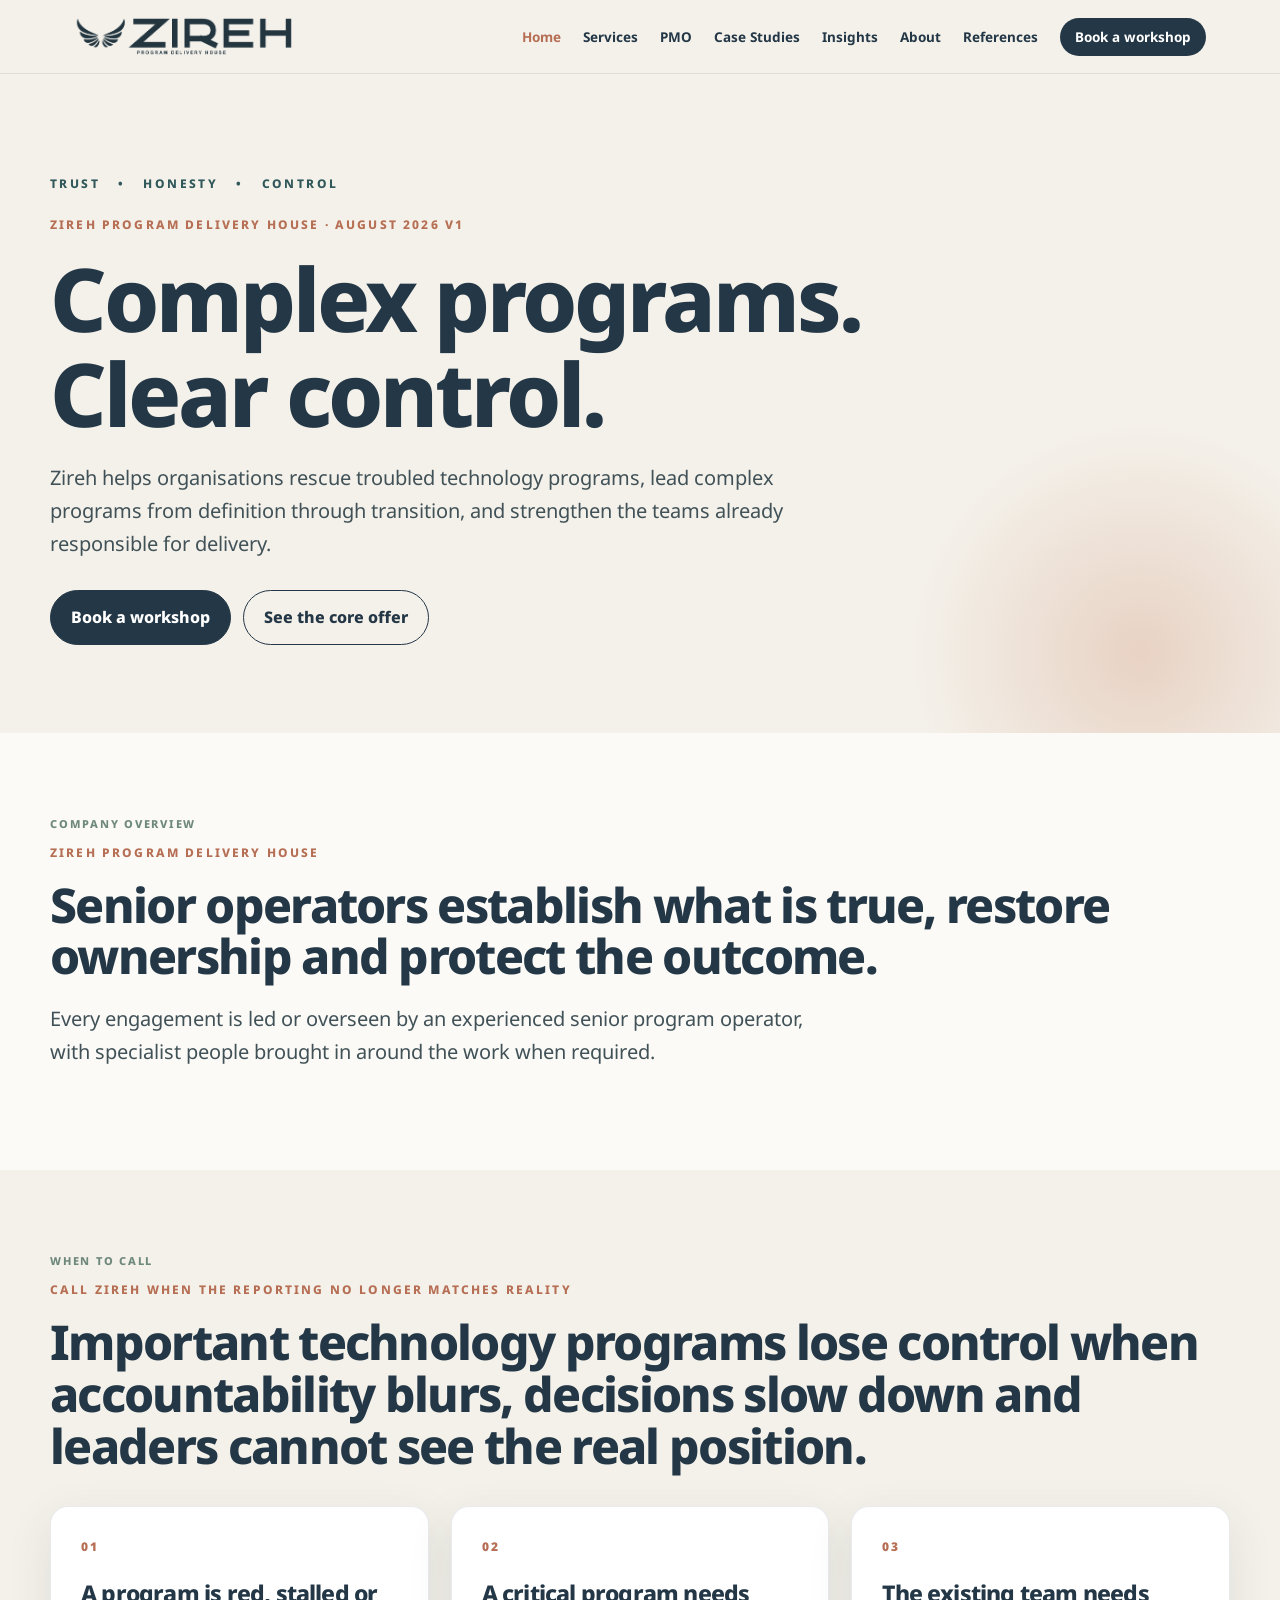
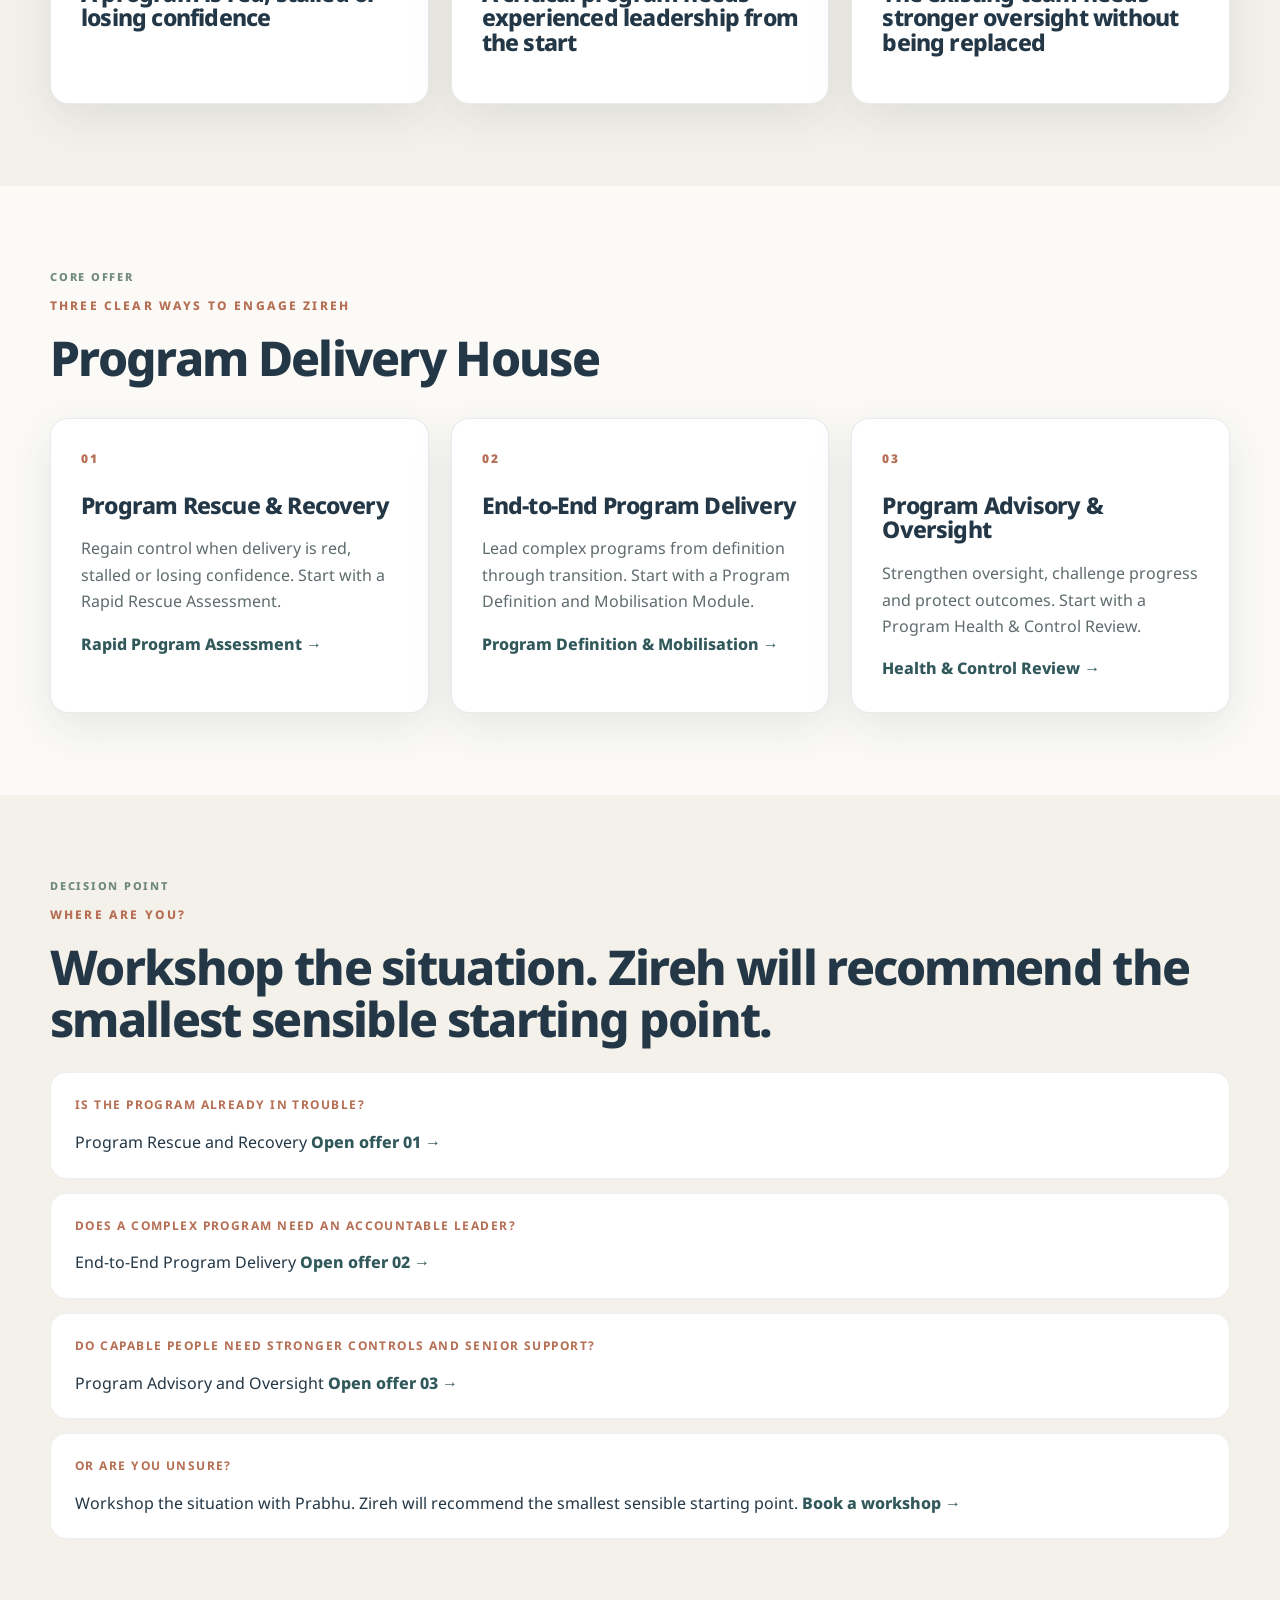
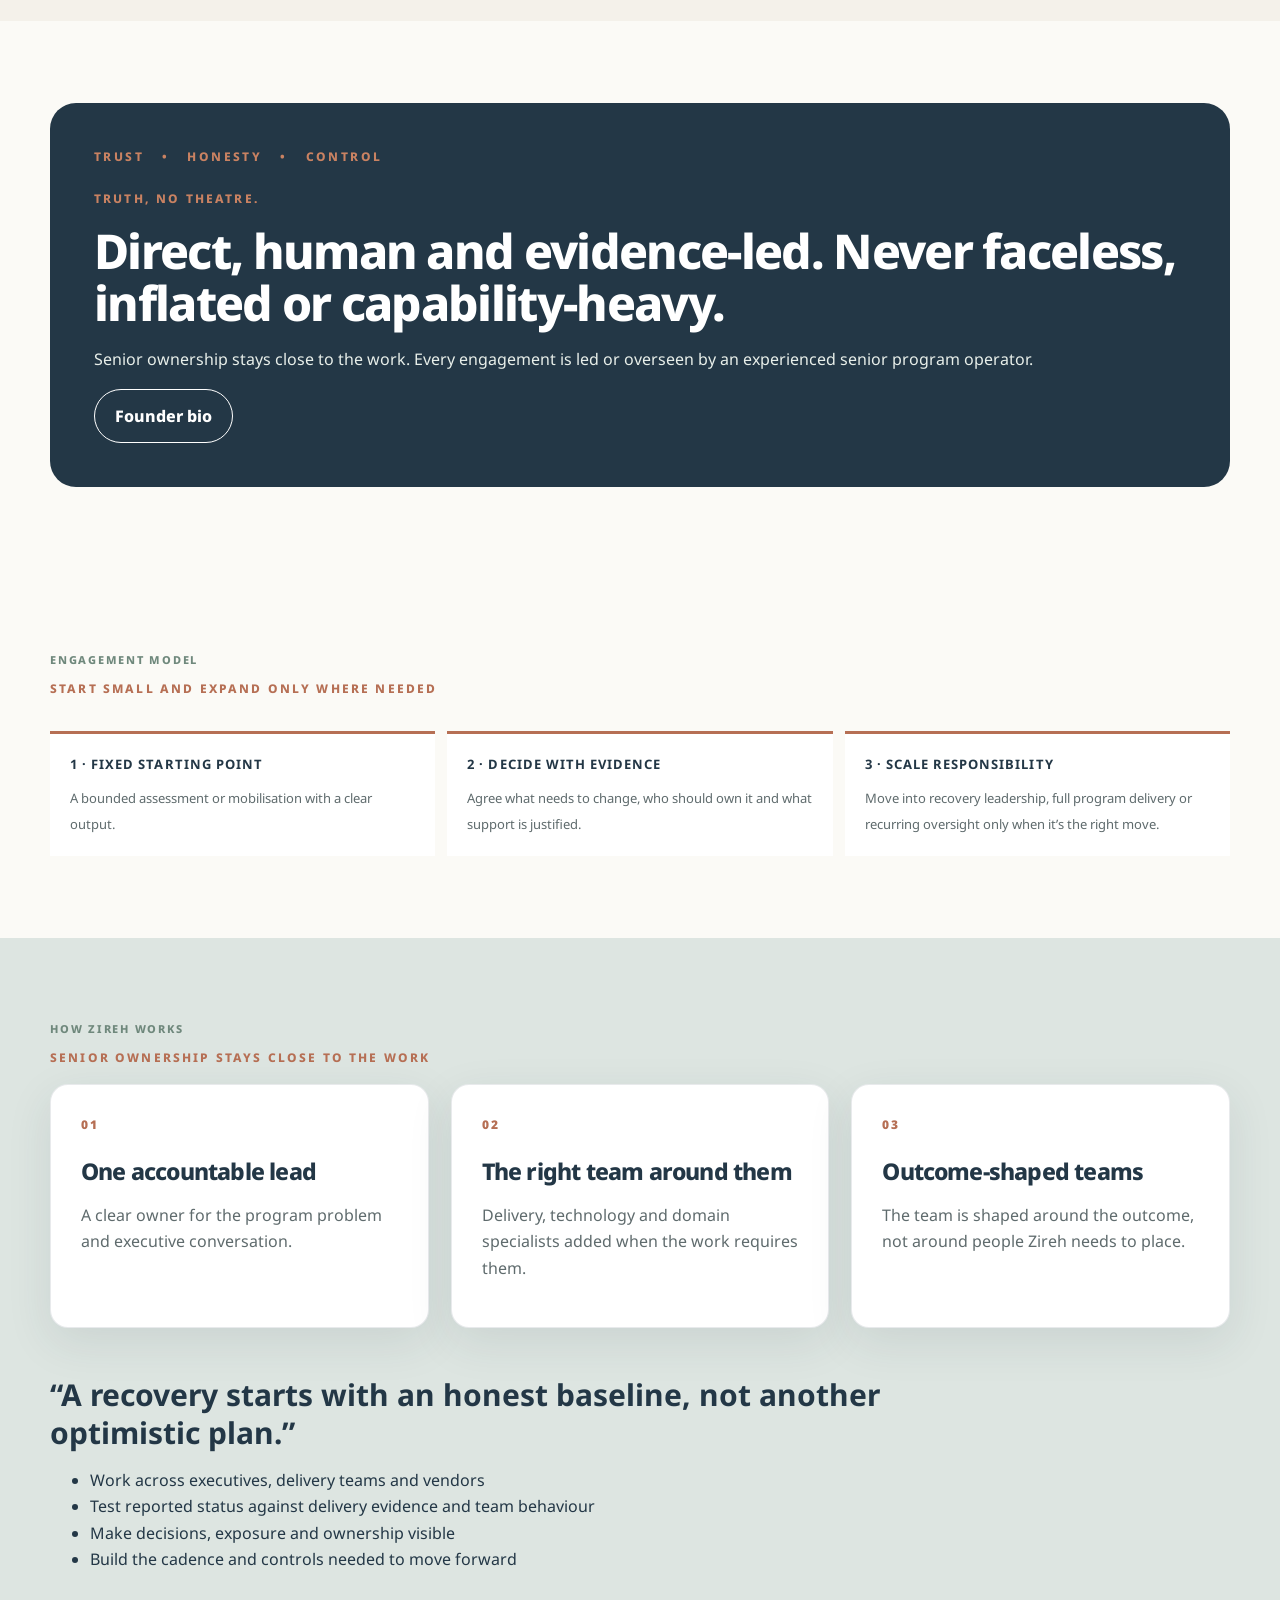
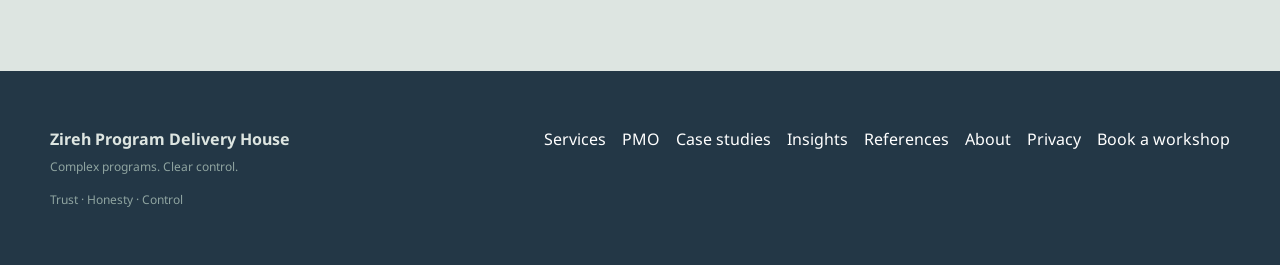
<file: index.html>
<!doctype html>
<html lang="en-AU">
<head>
  <meta charset="utf-8">
  <meta name="viewport" content="width=device-width, initial-scale=1">
  <title>Zireh Program Delivery House</title>
  <meta name="description" content="Complex programs. Clear control.">
  <link rel="icon" href="/assets/images/zireh-mark.svg">
  <link rel="stylesheet" href="/css/styles.css">
</head>
<body>
<header class="site-header">
  <div class="header-inner">
    <a class="brand" href="/"><img src="/assets/images/zireh-logo.png" alt="Zireh Program Delivery House"></a>
    <button class="nav-toggle" type="button" aria-expanded="false">Menu</button>
    <nav class="main-nav" aria-label="Primary">
      <ul>
      <li><a href="/" class="is-active">Home</a></li>
      <li><a href="/program-project-management/">Services</a></li>
      <li><a href="/pmo-execution-capability/">PMO</a></li>
      <li><a href="/case-studies/">Case Studies</a></li>
      <li><a href="/insights-ip/">Insights</a></li>
      <li><a href="/about/">About</a></li>
      <li><a href="/references/">References</a></li>
      <li><a href="/contact/" class="nav-cta">Book a workshop</a></li>
      </ul>
    </nav>
  </div>
</header>
<main>

<section class="hero">
  <div class="hero-inner">
    <p class="principles"><span>Trust</span><span>•</span><span>Honesty</span><span>•</span><span>Control</span></p>
    <p class="eyebrow">Zireh Program Delivery House · August 2026 v1</p>
    <h1>Complex programs.<br>Clear control.</h1>
    <p class="lead">Zireh helps organisations rescue troubled technology programs, lead complex programs from definition through transition, and strengthen the teams already responsible for delivery.</p>
    <div class="hero-actions">
      <a class="btn btn-primary" href="/contact/">Book a workshop</a>
      <a class="btn btn-secondary" href="/program-project-management/">See the core offer</a>
    </div>
  </div>
</section>

<section class="section">
  <div class="container">
    <p class="slide-kicker">Company overview</p>
    <p class="eyebrow">Zireh Program Delivery House</p>
    <h2>Senior operators establish what is true, restore ownership and protect the outcome.</h2>
    <p class="lead">Every engagement is led or overseen by an experienced senior program operator, with specialist people brought in around the work when required.</p>
  </div>
</section>

<section class="section cream">
  <div class="container">
    <p class="slide-kicker">When to call</p>
    <p class="eyebrow">Call Zireh when the reporting no longer matches reality</p>
    <h2>Important technology programs lose control when accountability blurs, decisions slow down and leaders cannot see the real position.</h2>
    <div class="grid grid-3" style="margin-top:34px">
      <div class="card"><div class="number">01</div><h3>A program is red, stalled or losing confidence</h3></div>
      <div class="card"><div class="number">02</div><h3>A critical program needs experienced leadership from the start</h3></div>
      <div class="card"><div class="number">03</div><h3>The existing team needs stronger oversight without being replaced</h3></div>
    </div>
  </div>
</section>

<section class="section">
  <div class="container">
    <p class="slide-kicker">Core offer</p>
    <p class="eyebrow">Three clear ways to engage Zireh</p>
    <h2>Program Delivery House</h2>
    <div class="grid grid-3" style="margin-top:34px">
      <div class="card">
        <div class="number">01</div>
        <h3>Program Rescue &amp; Recovery</h3>
        <p>Regain control when delivery is red, stalled or losing confidence. Start with a Rapid Rescue Assessment.</p>
        <a href="/program-rescue-recovery/">Rapid Program Assessment →</a>
      </div>
      <div class="card">
        <div class="number">02</div>
        <h3>End-to-End Program Delivery</h3>
        <p>Lead complex programs from definition through transition. Start with a Program Definition and Mobilisation Module.</p>
        <a href="/end-to-end-program-delivery/">Program Definition &amp; Mobilisation →</a>
      </div>
      <div class="card">
        <div class="number">03</div>
        <h3>Program Advisory &amp; Oversight</h3>
        <p>Strengthen oversight, challenge progress and protect outcomes. Start with a Program Health &amp; Control Review.</p>
        <a href="/program-advisory-oversight/">Health &amp; Control Review →</a>
      </div>
    </div>
  </div>
</section>

<section class="section cream">
  <div class="container">
    <p class="slide-kicker">Decision point</p>
    <p class="eyebrow">Where are you?</p>
    <h2>Workshop the situation. Zireh will recommend the smallest sensible starting point.</h2>
    <div class="where-list" style="margin-top:28px">
      <div class="where-item">
        <strong>Is the program already in trouble?</strong>
        Program Rescue and Recovery
        <a href="/program-rescue-recovery/">Open offer 01 →</a>
      </div>
      <div class="where-item">
        <strong>Does a complex program need an accountable leader?</strong>
        End-to-End Program Delivery
        <a href="/end-to-end-program-delivery/">Open offer 02 →</a>
      </div>
      <div class="where-item">
        <strong>Do capable people need stronger controls and senior support?</strong>
        Program Advisory and Oversight
        <a href="/program-advisory-oversight/">Open offer 03 →</a>
      </div>
      <div class="where-item">
        <strong>Or are you unsure?</strong>
        Workshop the situation with Prabhu. Zireh will recommend the smallest sensible starting point.
        <a href="/contact/">Book a workshop →</a>
      </div>
    </div>
  </div>
</section>

<section class="section">
  <div class="container">
    <div class="callout">
      <p class="principles" style="color:#C98262"><span>Trust</span><span>•</span><span>Honesty</span><span>•</span><span>Control</span></p>
      <p class="eyebrow">Truth, no theatre.</p>
      <h2>Direct, human and evidence-led. Never faceless, inflated or capability-heavy.</h2>
      <p>Senior ownership stays close to the work. Every engagement is led or overseen by an experienced senior program operator.</p>
      <a class="btn btn-ghost" href="/about/">Founder bio</a>
    </div>
  </div>
</section>

<section class="section">
  <div class="container">
    <p class="slide-kicker">Engagement model</p>
    <p class="eyebrow">Start small and expand only where needed</p>
    <div class="steps steps-3">
      <div class="step"><strong>1 · Fixed starting point</strong><span>A bounded assessment or mobilisation with a clear output.</span></div>
      <div class="step"><strong>2 · Decide with evidence</strong><span>Agree what needs to change, who should own it and what support is justified.</span></div>
      <div class="step"><strong>3 · Scale responsibility</strong><span>Move into recovery leadership, full program delivery or recurring oversight only when it’s the right move.</span></div>
    </div>
  </div>
</section>

<section class="section alt">
  <div class="container">
    <p class="slide-kicker">How Zireh works</p>
    <p class="eyebrow">Senior ownership stays close to the work</p>
    <div class="grid grid-3">
      <div class="card"><div class="number">01</div><h3>One accountable lead</h3><p>A clear owner for the program problem and executive conversation.</p></div>
      <div class="card"><div class="number">02</div><h3>The right team around them</h3><p>Delivery, technology and domain specialists added when the work requires them.</p></div>
      <div class="card"><div class="number">03</div><h3>Outcome-shaped teams</h3><p>The team is shaped around the outcome, not around people Zireh needs to place.</p></div>
    </div>
    <div class="quote" style="margin-top:48px">“A recovery starts with an honest baseline, not another optimistic plan.”</div>
    <ul>
      <li>Work across executives, delivery teams and vendors</li>
      <li>Test reported status against delivery evidence and team behaviour</li>
      <li>Make decisions, exposure and ownership visible</li>
      <li>Build the cadence and controls needed to move forward</li>
    </ul>
  </div>
</section>

</main>
<footer class="site-footer">
  <div class="footer-inner">
    <div>
      <strong>Zireh Program Delivery House</strong><br>
      <span class="disclaimer">Complex programs. Clear control.</span>
      <p class="disclaimer" style="margin:12px 0 0">Trust · Honesty · Control</p>
    </div>
    <div class="footer-nav">
      <a href="/program-project-management/">Services</a>
      <a href="/pmo-execution-capability/">PMO</a>
      <a href="/case-studies/">Case studies</a>
      <a href="/insights-ip/">Insights</a>
      <a href="/references/">References</a>
      <a href="/about/">About</a>
      <a href="/privacy/">Privacy</a>
      <a href="/contact/">Book a workshop</a>
    </div>
  </div>
</footer>
<script src="/js/main.js"></script>
</body>
</html>
</file>
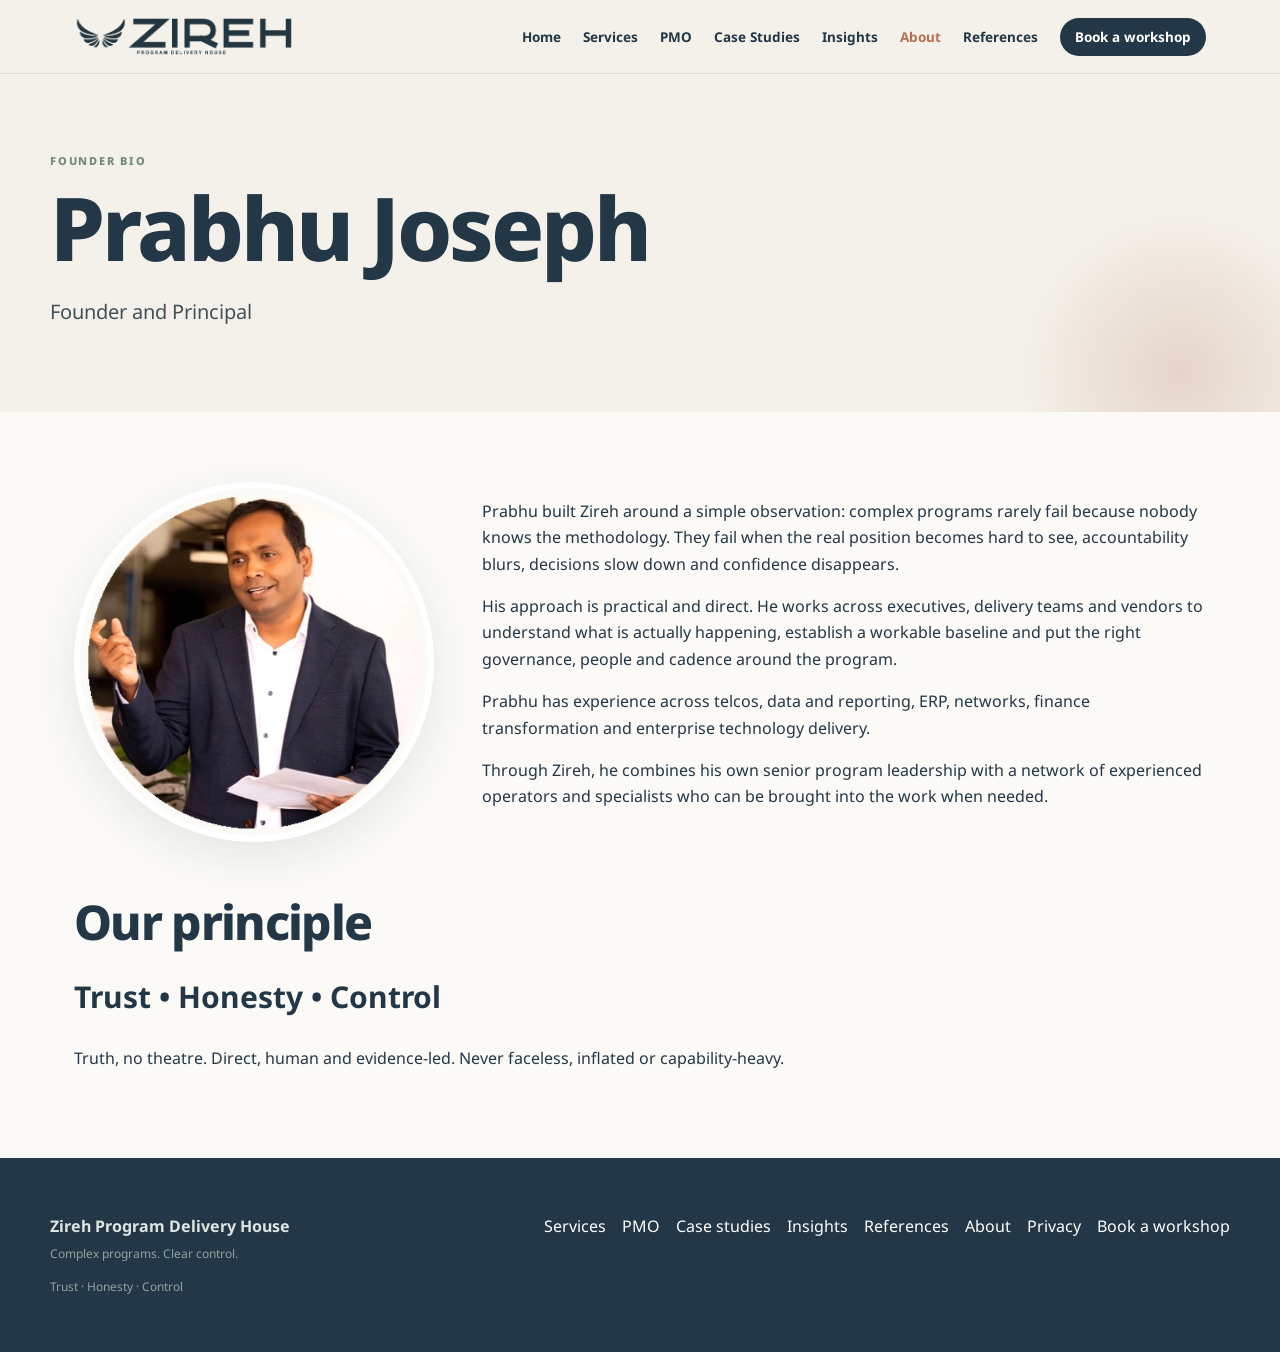
<file: about/index.html>
<!doctype html>
<html lang="en-AU">
<head>
  <meta charset="utf-8">
  <meta name="viewport" content="width=device-width, initial-scale=1">
  <title>Founder Bio | Prabhu Joseph | Zireh</title>
  <meta name="description" content="Founder and Principal of Zireh Program Delivery House.">
  <link rel="icon" href="/assets/images/zireh-mark.svg">
  <link rel="stylesheet" href="/css/styles.css">
</head>
<body>
<header class="site-header">
  <div class="header-inner">
    <a class="brand" href="/"><img src="/assets/images/zireh-logo.png" alt="Zireh Program Delivery House"></a>
    <button class="nav-toggle" type="button" aria-expanded="false">Menu</button>
    <nav class="main-nav" aria-label="Primary">
      <ul>
      <li><a href="/">Home</a></li>
      <li><a href="/program-project-management/">Services</a></li>
      <li><a href="/pmo-execution-capability/">PMO</a></li>
      <li><a href="/case-studies/">Case Studies</a></li>
      <li><a href="/insights-ip/">Insights</a></li>
      <li><a href="/about/" class="is-active">About</a></li>
      <li><a href="/references/">References</a></li>
      <li><a href="/contact/" class="nav-cta">Book a workshop</a></li>
      </ul>
    </nav>
  </div>
</header>
<main>

<section class="page-hero">
  <div class="container">
    <p class="slide-kicker">Founder bio</p>
    <h1>Prabhu Joseph</h1>
    <p class="lead">Founder and Principal</p>
  </div>
</section>
<section class="page-content wide">
  <div class="person">
    <figure class="person-photo">
      <img src="/assets/images/prabhu-joseph.png" alt="Prabhu Joseph, Founder and Principal of Zireh" width="720" height="720" decoding="async">
    </figure>
    <div>
      <p>Prabhu built Zireh around a simple observation: complex programs rarely fail because nobody knows the methodology. They fail when the real position becomes hard to see, accountability blurs, decisions slow down and confidence disappears.</p>
      <p>His approach is practical and direct. He works across executives, delivery teams and vendors to understand what is actually happening, establish a workable baseline and put the right governance, people and cadence around the program.</p>
      <p>Prabhu has experience across telcos, data and reporting, ERP, networks, finance transformation and enterprise technology delivery.</p>
      <p>Through Zireh, he combines his own senior program leadership with a network of experienced operators and specialists who can be brought into the work when needed.</p>
    </div>
  </div>
  <h2>Our principle</h2>
  <p class="quote">Trust • Honesty • Control</p>
  <p>Truth, no theatre. Direct, human and evidence-led. Never faceless, inflated or capability-heavy.</p>
</section>

</main>
<footer class="site-footer">
  <div class="footer-inner">
    <div>
      <strong>Zireh Program Delivery House</strong><br>
      <span class="disclaimer">Complex programs. Clear control.</span>
      <p class="disclaimer" style="margin:12px 0 0">Trust · Honesty · Control</p>
    </div>
    <div class="footer-nav">
      <a href="/program-project-management/">Services</a>
      <a href="/pmo-execution-capability/">PMO</a>
      <a href="/case-studies/">Case studies</a>
      <a href="/insights-ip/">Insights</a>
      <a href="/references/">References</a>
      <a href="/about/">About</a>
      <a href="/privacy/">Privacy</a>
      <a href="/contact/">Book a workshop</a>
    </div>
  </div>
</footer>
<script src="/js/main.js"></script>
</body>
</html>
</file>
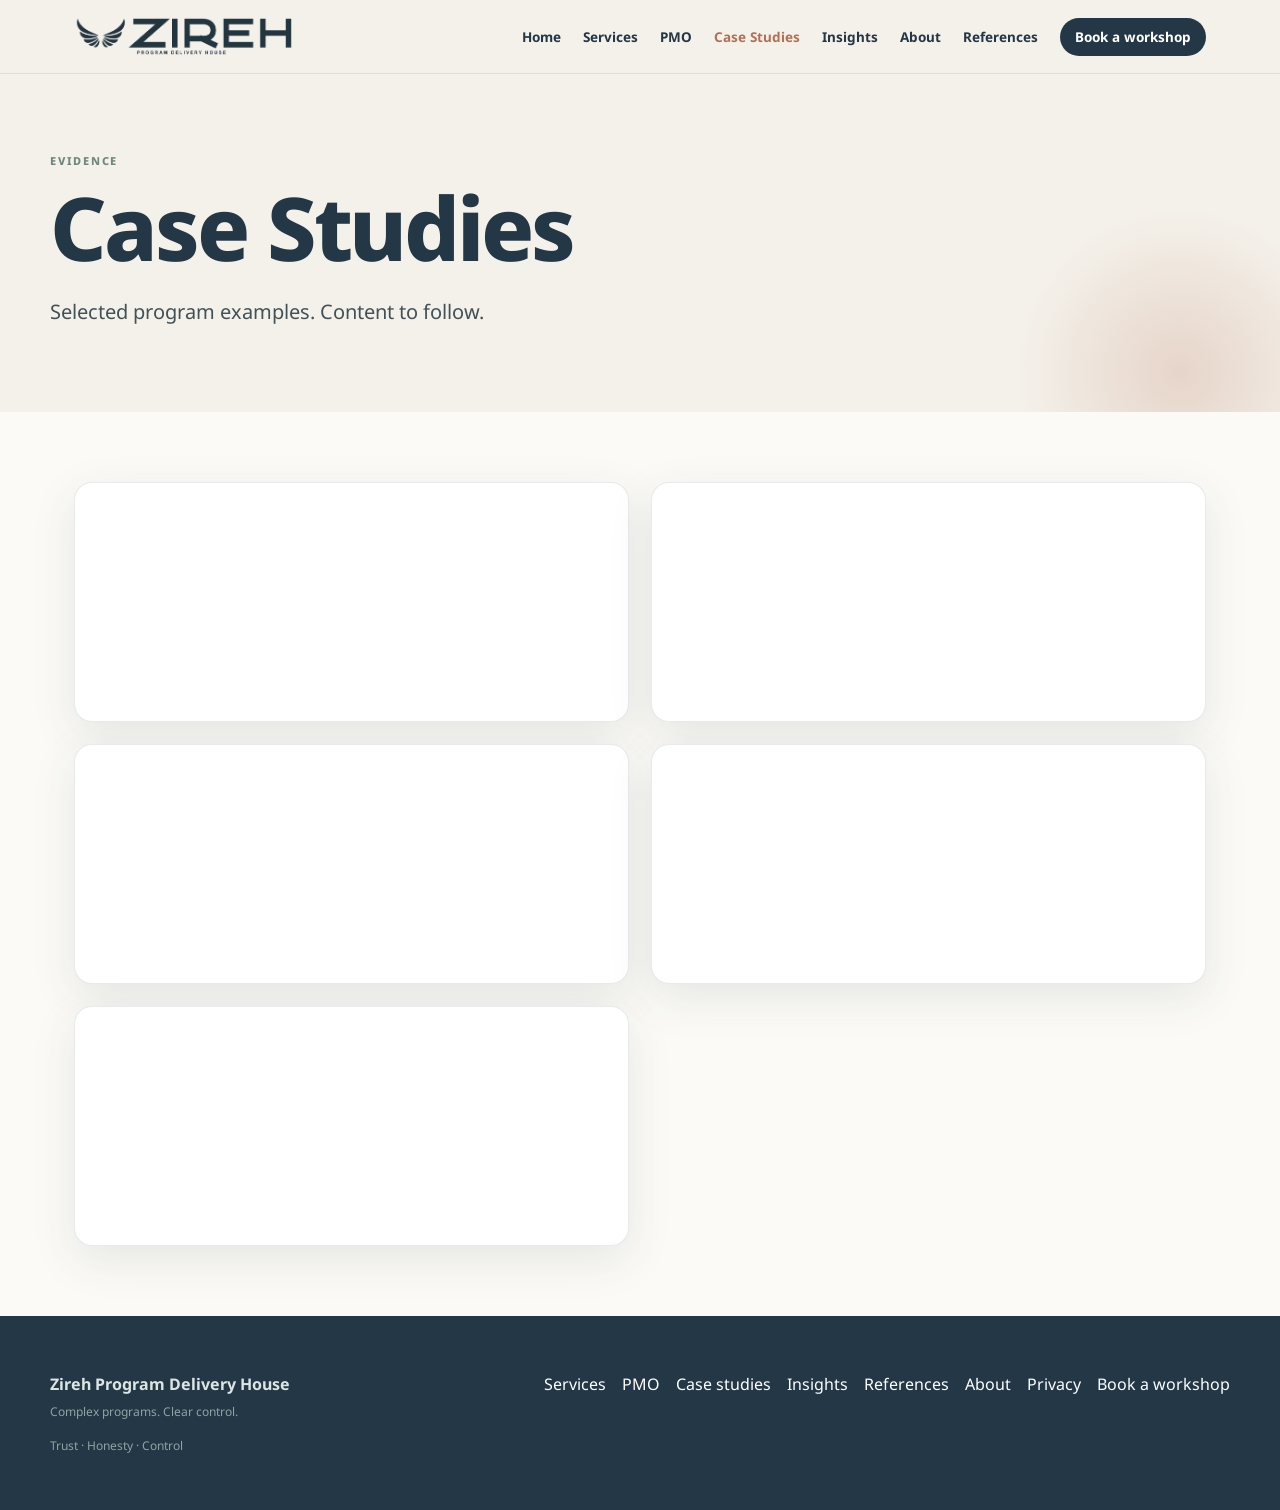
<file: case-studies/index.html>
<!doctype html>
<html lang="en-AU">
<head>
  <meta charset="utf-8">
  <meta name="viewport" content="width=device-width, initial-scale=1">
  <title>Case Studies | Zireh</title>
  <meta name="description" content="Selected program examples from the Zireh master deck.">
  <link rel="icon" href="/assets/images/zireh-mark.svg">
  <link rel="stylesheet" href="/css/styles.css">
</head>
<body>
<header class="site-header">
  <div class="header-inner">
    <a class="brand" href="/"><img src="/assets/images/zireh-logo.png" alt="Zireh Program Delivery House"></a>
    <button class="nav-toggle" type="button" aria-expanded="false">Menu</button>
    <nav class="main-nav" aria-label="Primary">
      <ul>
      <li><a href="/">Home</a></li>
      <li><a href="/program-project-management/">Services</a></li>
      <li><a href="/pmo-execution-capability/">PMO</a></li>
      <li><a href="/case-studies/" class="is-active">Case Studies</a></li>
      <li><a href="/insights-ip/">Insights</a></li>
      <li><a href="/about/">About</a></li>
      <li><a href="/references/">References</a></li>
      <li><a href="/contact/" class="nav-cta">Book a workshop</a></li>
      </ul>
    </nav>
  </div>
</header>
<main>

<section class="page-hero">
  <div class="container">
    <p class="slide-kicker">Evidence</p>
    <h1>Case Studies</h1>
    <p class="lead">Selected program examples. Content to follow.</p>
  </div>
</section>
<section class="page-content wide">
  <div class="grid grid-2">
    <div class="card case-empty" style="min-height:240px" aria-label="Case study 01"></div>
    <div class="card case-empty" style="min-height:240px" aria-label="Case study 02"></div>
    <div class="card case-empty" style="min-height:240px" aria-label="Case study 03"></div>
    <div class="card case-empty" style="min-height:240px" aria-label="Case study 04"></div>
    <div class="card case-empty" style="min-height:240px" aria-label="Case study 05"></div>
  </div>
</section>

</main>
<footer class="site-footer">
  <div class="footer-inner">
    <div>
      <strong>Zireh Program Delivery House</strong><br>
      <span class="disclaimer">Complex programs. Clear control.</span>
      <p class="disclaimer" style="margin:12px 0 0">Trust · Honesty · Control</p>
    </div>
    <div class="footer-nav">
      <a href="/program-project-management/">Services</a>
      <a href="/pmo-execution-capability/">PMO</a>
      <a href="/case-studies/">Case studies</a>
      <a href="/insights-ip/">Insights</a>
      <a href="/references/">References</a>
      <a href="/about/">About</a>
      <a href="/privacy/">Privacy</a>
      <a href="/contact/">Book a workshop</a>
    </div>
  </div>
</footer>
<script src="/js/main.js"></script>
</body>
</html>
</file>
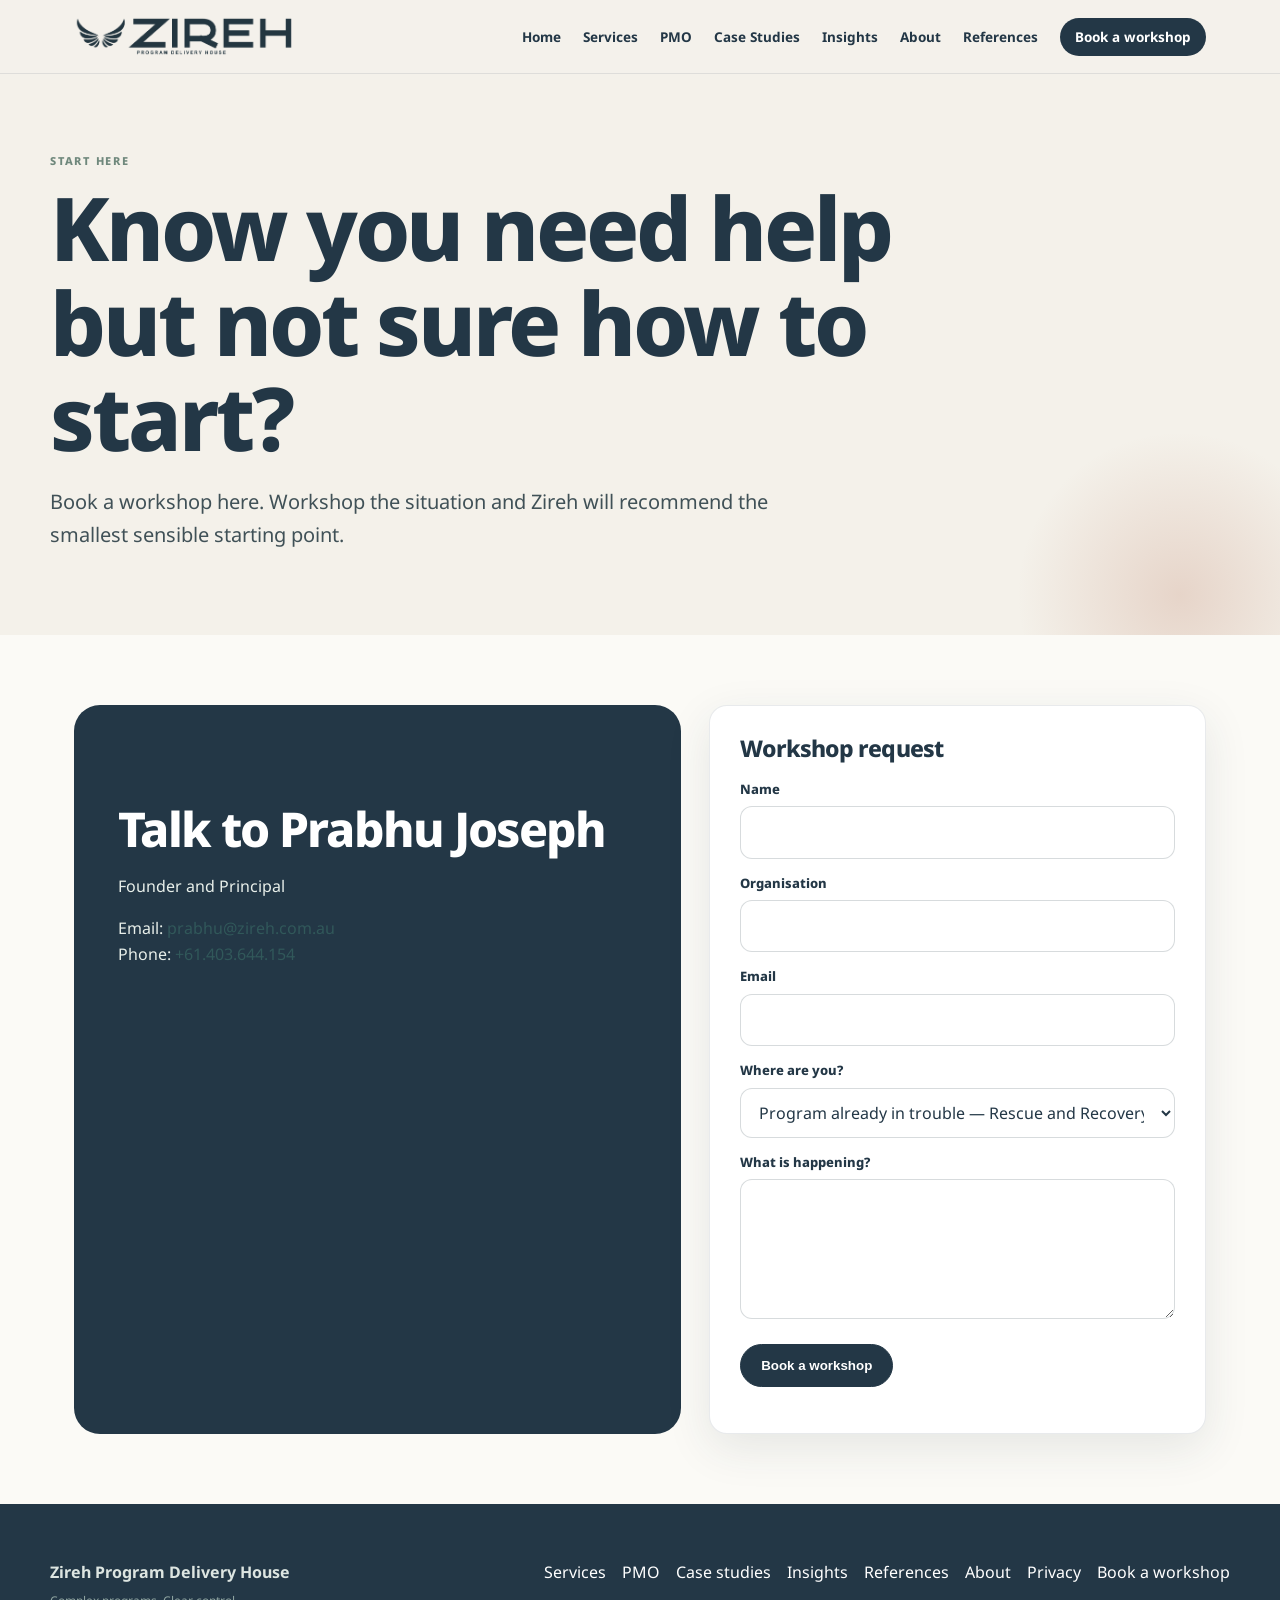
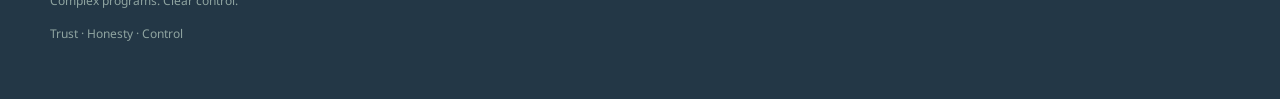
<file: contact/index.html>
<!doctype html>
<html lang="en-AU">
<head>
  <meta charset="utf-8">
  <meta name="viewport" content="width=device-width, initial-scale=1">
  <title>Book a workshop | Zireh</title>
  <meta name="description" content="Know you need help but not sure how to start?">
  <link rel="icon" href="/assets/images/zireh-mark.svg">
  <link rel="stylesheet" href="/css/styles.css">
</head>
<body>
<header class="site-header">
  <div class="header-inner">
    <a class="brand" href="/"><img src="/assets/images/zireh-logo.png" alt="Zireh Program Delivery House"></a>
    <button class="nav-toggle" type="button" aria-expanded="false">Menu</button>
    <nav class="main-nav" aria-label="Primary">
      <ul>
      <li><a href="/">Home</a></li>
      <li><a href="/program-project-management/">Services</a></li>
      <li><a href="/pmo-execution-capability/">PMO</a></li>
      <li><a href="/case-studies/">Case Studies</a></li>
      <li><a href="/insights-ip/">Insights</a></li>
      <li><a href="/about/">About</a></li>
      <li><a href="/references/">References</a></li>
      <li><a href="/contact/" class="nav-cta is-active">Book a workshop</a></li>
      </ul>
    </nav>
  </div>
</header>
<main>

<section class="page-hero">
  <div class="container">
    <p class="slide-kicker">Start here</p>
    <h1>Know you need help but not sure how to start?</h1>
    <p class="lead">Book a workshop here. Workshop the situation and Zireh will recommend the smallest sensible starting point.</p>
  </div>
</section>
<section class="page-content wide">
  <div class="contact-grid">
    <div class="callout">
      <h2>Talk to Prabhu Joseph</h2>
      <p>Founder and Principal</p>
      <p>Email: <a href="mailto:prabhu@zireh.com.au">prabhu@zireh.com.au</a><br>Phone: <a href="tel:+61403644154">+61.403.644.154</a></p>
    </div>
    <form class="card contact-form" data-workshop-form>
      <h3>Workshop request</h3>
      <label for="name">Name</label>
      <input id="name" name="name" required>
      <label for="org">Organisation</label>
      <input id="org" name="organisation">
      <label for="email">Email</label>
      <input id="email" name="email" type="email" required>
      <label for="need">Where are you?</label>
      <select id="need" name="need">
        <option>Program already in trouble — Rescue and Recovery</option>
        <option>Need an accountable leader — End-to-End Delivery</option>
        <option>Need stronger controls and senior support — Advisory</option>
        <option>Unsure — recommend the smallest starting point</option>
      </select>
      <label for="message">What is happening?</label>
      <textarea id="message" name="message"></textarea>
      <p style="margin-top:18px"><button class="btn btn-primary" type="submit">Book a workshop</button></p>
      <div class="form-success">Thank you. Your workshop request has been noted.</div>
    </form>
  </div>
</section>

</main>
<footer class="site-footer">
  <div class="footer-inner">
    <div>
      <strong>Zireh Program Delivery House</strong><br>
      <span class="disclaimer">Complex programs. Clear control.</span>
      <p class="disclaimer" style="margin:12px 0 0">Trust · Honesty · Control</p>
    </div>
    <div class="footer-nav">
      <a href="/program-project-management/">Services</a>
      <a href="/pmo-execution-capability/">PMO</a>
      <a href="/case-studies/">Case studies</a>
      <a href="/insights-ip/">Insights</a>
      <a href="/references/">References</a>
      <a href="/about/">About</a>
      <a href="/privacy/">Privacy</a>
      <a href="/contact/">Book a workshop</a>
    </div>
  </div>
</footer>
<script src="/js/main.js"></script>
</body>
</html>
</file>
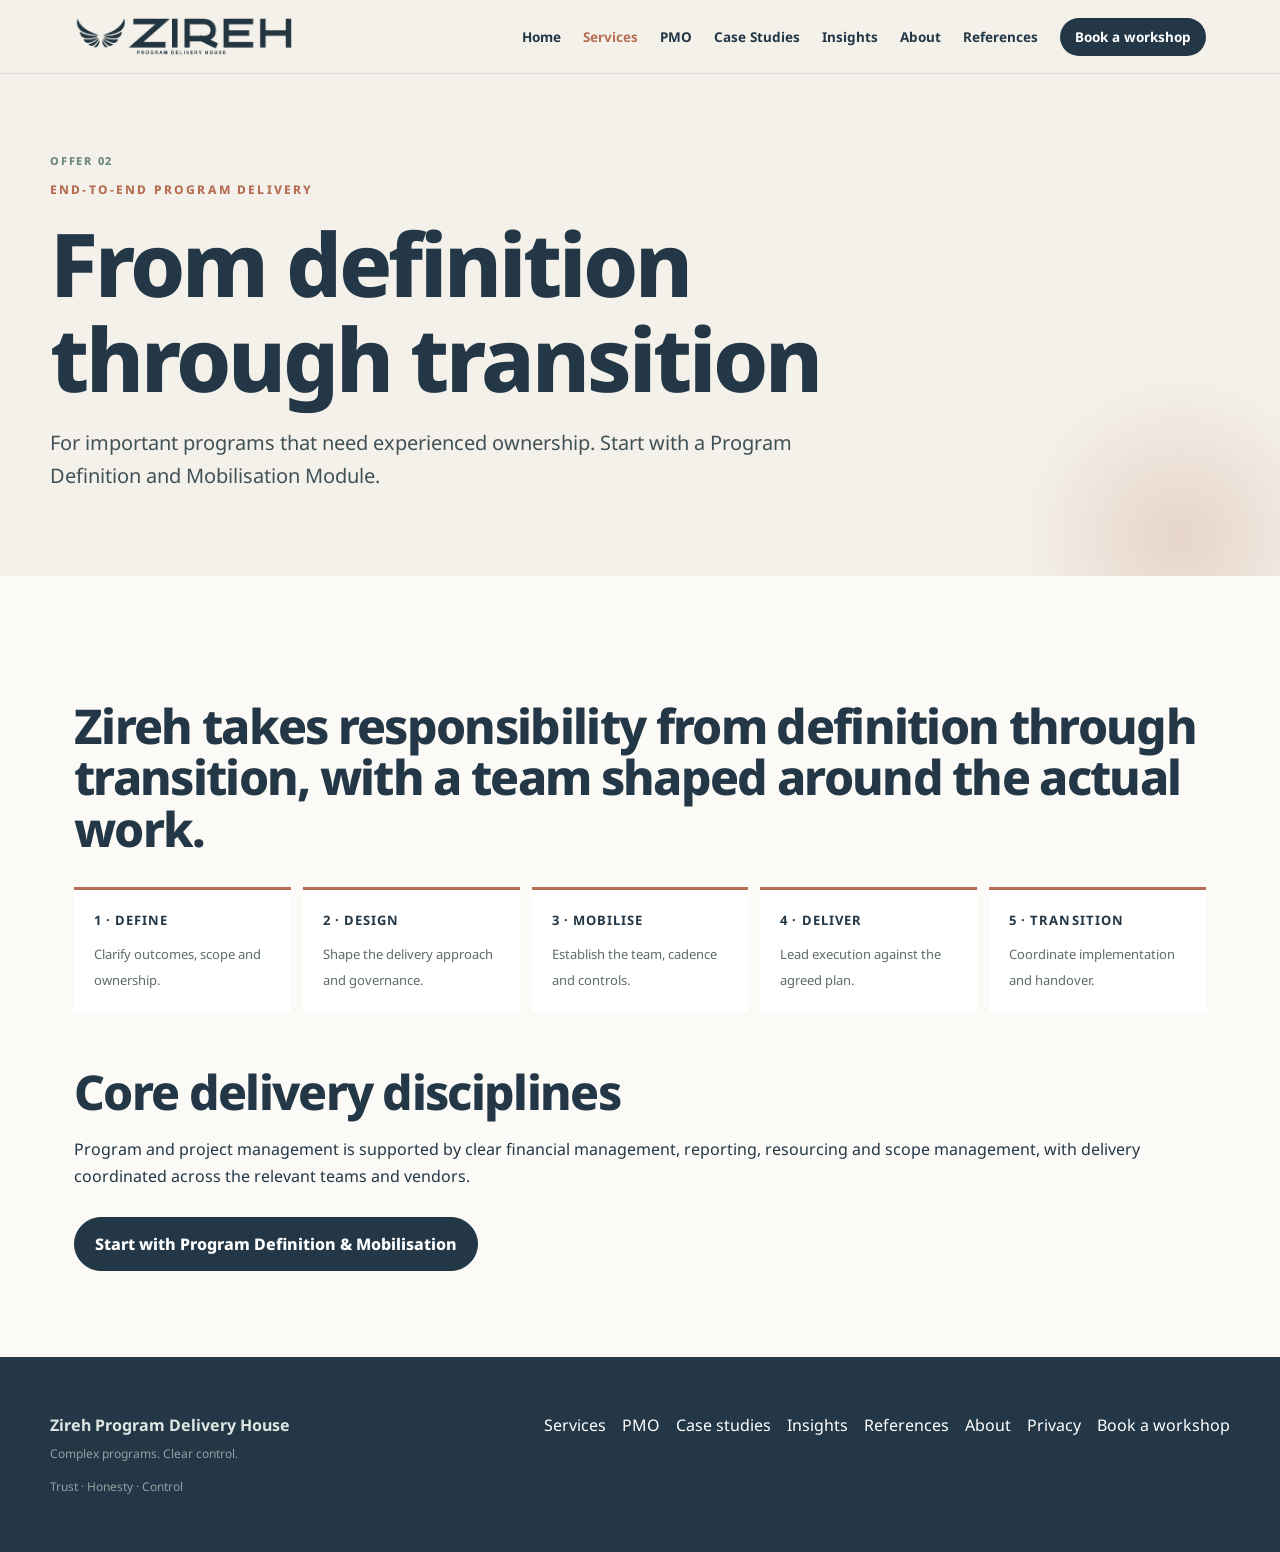
<file: end-to-end-program-delivery/index.html>
<!doctype html>
<html lang="en-AU">
<head>
  <meta charset="utf-8">
  <meta name="viewport" content="width=device-width, initial-scale=1">
  <title>End-to-End Program Delivery | Zireh</title>
  <meta name="description" content="Zireh takes responsibility from definition through transition.">
  <link rel="icon" href="/assets/images/zireh-mark.svg">
  <link rel="stylesheet" href="/css/styles.css">
</head>
<body>
<header class="site-header">
  <div class="header-inner">
    <a class="brand" href="/"><img src="/assets/images/zireh-logo.png" alt="Zireh Program Delivery House"></a>
    <button class="nav-toggle" type="button" aria-expanded="false">Menu</button>
    <nav class="main-nav" aria-label="Primary">
      <ul>
      <li><a href="/">Home</a></li>
      <li><a href="/program-project-management/" class="is-active">Services</a></li>
      <li><a href="/pmo-execution-capability/">PMO</a></li>
      <li><a href="/case-studies/">Case Studies</a></li>
      <li><a href="/insights-ip/">Insights</a></li>
      <li><a href="/about/">About</a></li>
      <li><a href="/references/">References</a></li>
      <li><a href="/contact/" class="nav-cta">Book a workshop</a></li>
      </ul>
    </nav>
  </div>
</header>
<main>
<section class="page-hero">
  <div class="container">
    <p class="slide-kicker">Offer 02</p>
    <p class="eyebrow">End-to-End Program Delivery</p>
    <h1>From definition through transition</h1>
    <p class="lead">For important programs that need experienced ownership. Start with a Program Definition and Mobilisation Module.</p>
  </div>
</section>
<section class="page-content wide">
  <h2>Zireh takes responsibility from definition through transition, with a team shaped around the actual work.</h2>
  <div class="steps">
    <div class="step"><strong>1 · Define</strong><span>Clarify outcomes, scope and ownership.</span></div>
    <div class="step"><strong>2 · Design</strong><span>Shape the delivery approach and governance.</span></div>
    <div class="step"><strong>3 · Mobilise</strong><span>Establish the team, cadence and controls.</span></div>
    <div class="step"><strong>4 · Deliver</strong><span>Lead execution against the agreed plan.</span></div>
    <div class="step"><strong>5 · Transition</strong><span>Coordinate implementation and handover.</span></div>
  </div>
  <h2>Core delivery disciplines</h2>
  <p>Program and project management is supported by clear financial management, reporting, resourcing and scope management, with delivery coordinated across the relevant teams and vendors.</p>
  <p style="margin-top:28px"><a class="btn btn-primary" href="/contact/">Start with Program Definition &amp; Mobilisation</a></p>
</section>
</main>
<footer class="site-footer">
  <div class="footer-inner">
    <div>
      <strong>Zireh Program Delivery House</strong><br>
      <span class="disclaimer">Complex programs. Clear control.</span>
      <p class="disclaimer" style="margin:12px 0 0">Trust · Honesty · Control</p>
    </div>
    <div class="footer-nav">
      <a href="/program-project-management/">Services</a>
      <a href="/pmo-execution-capability/">PMO</a>
      <a href="/case-studies/">Case studies</a>
      <a href="/insights-ip/">Insights</a>
      <a href="/references/">References</a>
      <a href="/about/">About</a>
      <a href="/privacy/">Privacy</a>
      <a href="/contact/">Book a workshop</a>
    </div>
  </div>
</footer>
<script src="/js/main.js"></script>
</body>
</html>
</file>
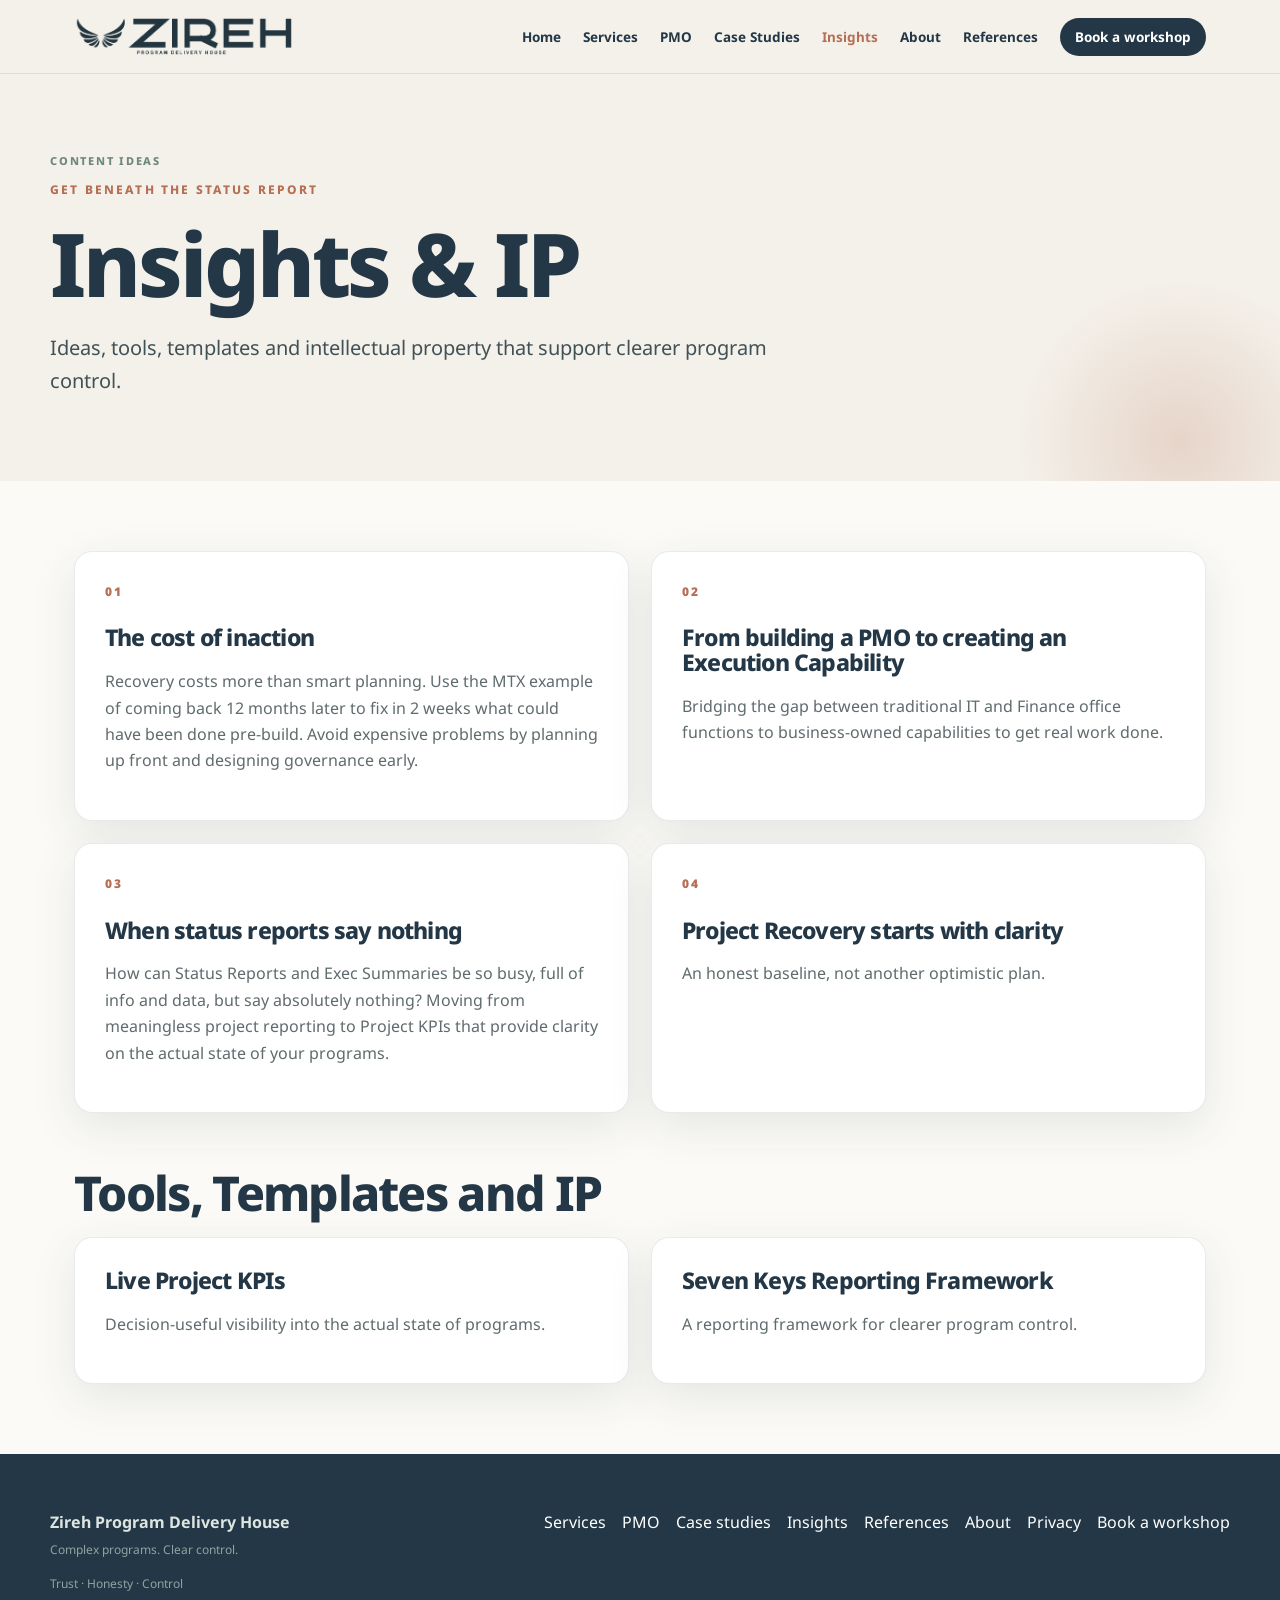
<file: insights-ip/index.html>
<!doctype html>
<html lang="en-AU">
<head>
  <meta charset="utf-8">
  <meta name="viewport" content="width=device-width, initial-scale=1">
  <title>Insights & IP | Zireh</title>
  <meta name="description" content="Get beneath the status report.">
  <link rel="icon" href="/assets/images/zireh-mark.svg">
  <link rel="stylesheet" href="/css/styles.css">
</head>
<body>
<header class="site-header">
  <div class="header-inner">
    <a class="brand" href="/"><img src="/assets/images/zireh-logo.png" alt="Zireh Program Delivery House"></a>
    <button class="nav-toggle" type="button" aria-expanded="false">Menu</button>
    <nav class="main-nav" aria-label="Primary">
      <ul>
      <li><a href="/">Home</a></li>
      <li><a href="/program-project-management/">Services</a></li>
      <li><a href="/pmo-execution-capability/">PMO</a></li>
      <li><a href="/case-studies/">Case Studies</a></li>
      <li><a href="/insights-ip/" class="is-active">Insights</a></li>
      <li><a href="/about/">About</a></li>
      <li><a href="/references/">References</a></li>
      <li><a href="/contact/" class="nav-cta">Book a workshop</a></li>
      </ul>
    </nav>
  </div>
</header>
<main>
<section class="page-hero">
  <div class="container">
    <p class="slide-kicker">Content ideas</p>
    <p class="eyebrow">Get beneath the status report</p>
    <h1>Insights &amp; IP</h1>
    <p class="lead">Ideas, tools, templates and intellectual property that support clearer program control.</p>
  </div>
</section>
<section class="page-content wide">
  <div class="grid grid-2">
    <div class="card"><div class="number">01</div><h3>The cost of inaction</h3><p>Recovery costs more than smart planning. Use the MTX example of coming back 12 months later to fix in 2 weeks what could have been done pre-build. Avoid expensive problems by planning up front and designing governance early.</p></div>
    <div class="card"><div class="number">02</div><h3>From building a PMO to creating an Execution Capability</h3><p>Bridging the gap between traditional IT and Finance office functions to business-owned capabilities to get real work done.</p></div>
    <div class="card"><div class="number">03</div><h3>When status reports say nothing</h3><p>How can Status Reports and Exec Summaries be so busy, full of info and data, but say absolutely nothing? Moving from meaningless project reporting to Project KPIs that provide clarity on the actual state of your programs.</p></div>
    <div class="card"><div class="number">04</div><h3>Project Recovery starts with clarity</h3><p>An honest baseline, not another optimistic plan.</p></div>
  </div>
  <h2>Tools, Templates and IP</h2>
  <div class="grid grid-2">
    <div class="card"><h3>Live Project KPIs</h3><p>Decision-useful visibility into the actual state of programs.</p></div>
    <div class="card"><h3>Seven Keys Reporting Framework</h3><p>A reporting framework for clearer program control.</p></div>
  </div>
</section>
</main>
<footer class="site-footer">
  <div class="footer-inner">
    <div>
      <strong>Zireh Program Delivery House</strong><br>
      <span class="disclaimer">Complex programs. Clear control.</span>
      <p class="disclaimer" style="margin:12px 0 0">Trust · Honesty · Control</p>
    </div>
    <div class="footer-nav">
      <a href="/program-project-management/">Services</a>
      <a href="/pmo-execution-capability/">PMO</a>
      <a href="/case-studies/">Case studies</a>
      <a href="/insights-ip/">Insights</a>
      <a href="/references/">References</a>
      <a href="/about/">About</a>
      <a href="/privacy/">Privacy</a>
      <a href="/contact/">Book a workshop</a>
    </div>
  </div>
</footer>
<script src="/js/main.js"></script>
</body>
</html>
</file>
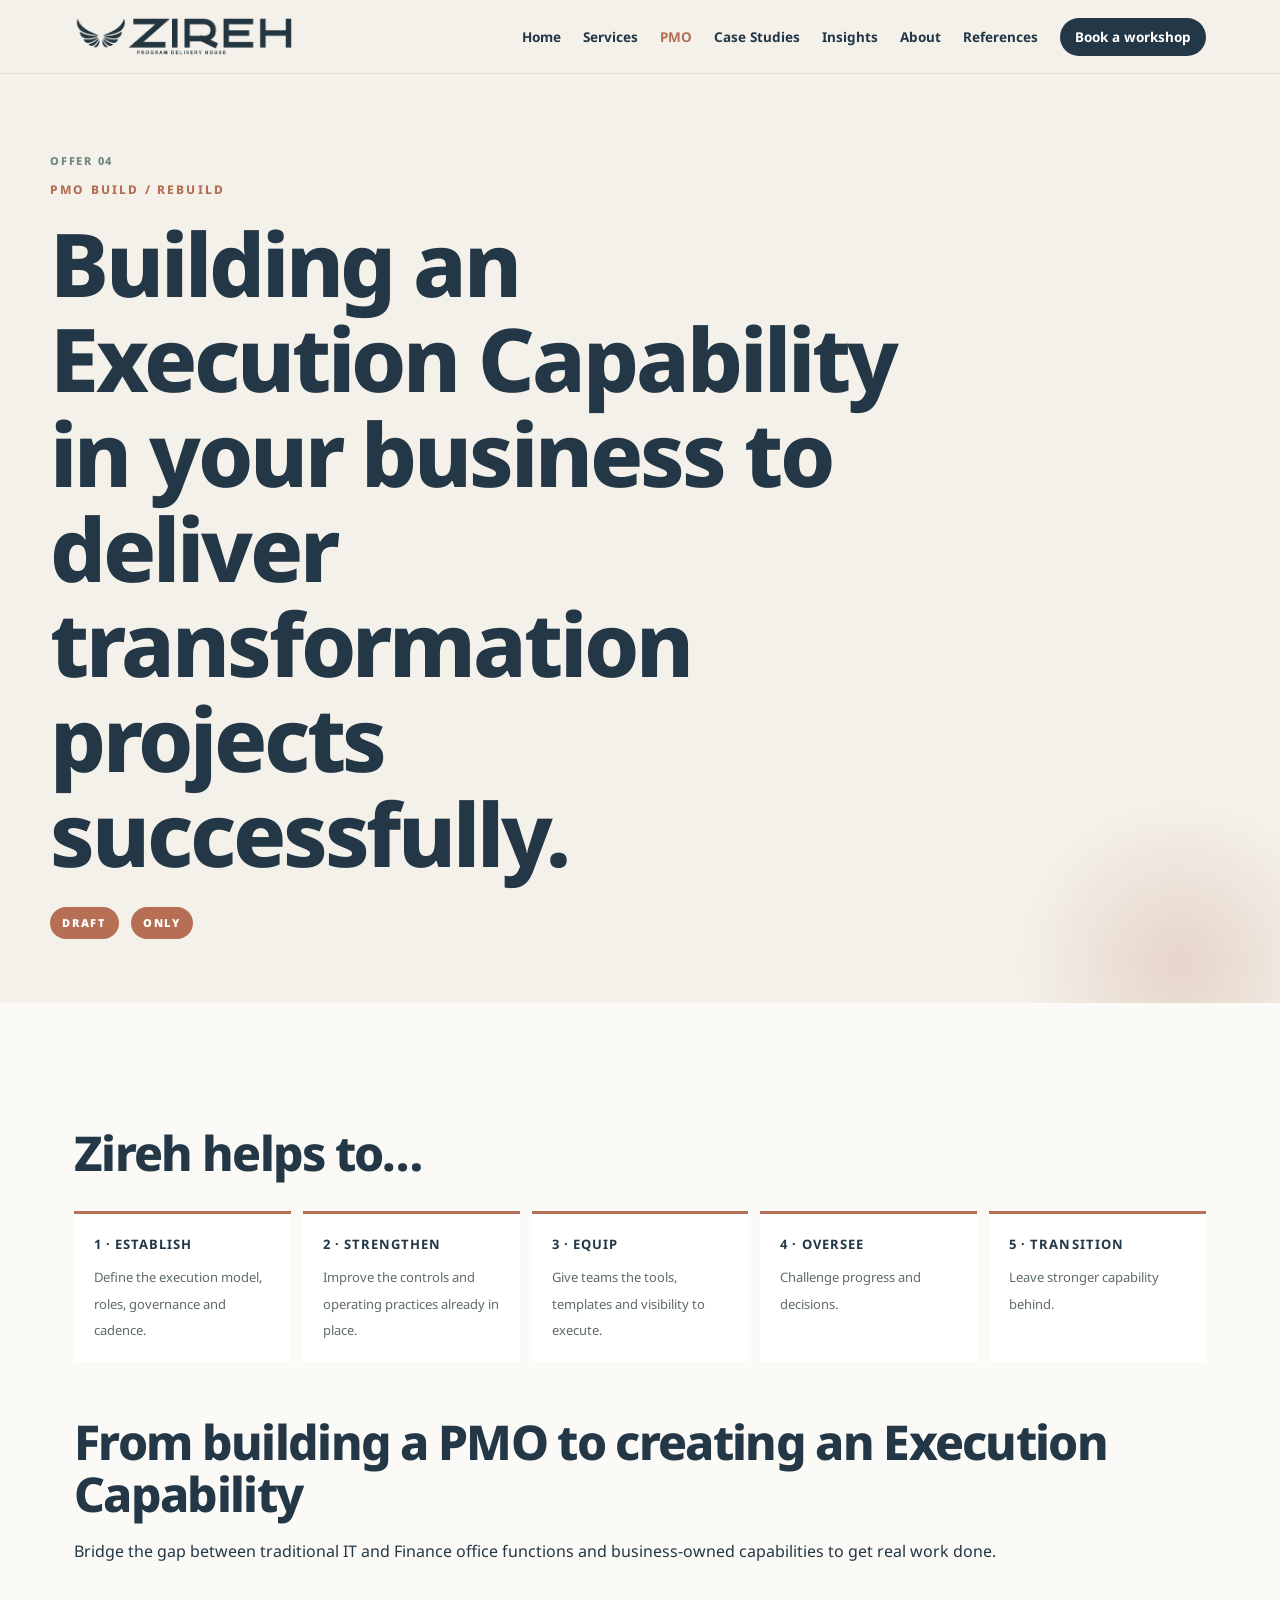
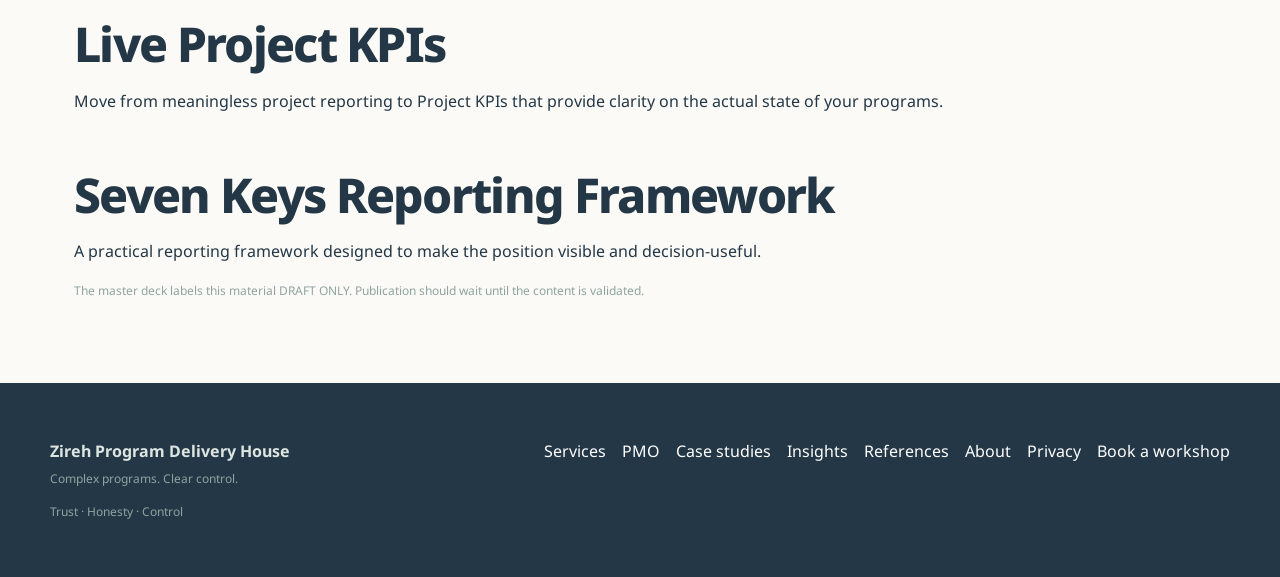
<file: pmo-execution-capability/index.html>
<!doctype html>
<html lang="en-AU">
<head>
  <meta charset="utf-8">
  <meta name="viewport" content="width=device-width, initial-scale=1">
  <title>PMO Build / Rebuild | Zireh</title>
  <meta name="description" content="Building an Execution Capability in your business.">
  <link rel="icon" href="/assets/images/zireh-mark.svg">
  <link rel="stylesheet" href="/css/styles.css">
</head>
<body>
<header class="site-header">
  <div class="header-inner">
    <a class="brand" href="/"><img src="/assets/images/zireh-logo.png" alt="Zireh Program Delivery House"></a>
    <button class="nav-toggle" type="button" aria-expanded="false">Menu</button>
    <nav class="main-nav" aria-label="Primary">
      <ul>
      <li><a href="/">Home</a></li>
      <li><a href="/program-project-management/">Services</a></li>
      <li><a href="/pmo-execution-capability/" class="is-active">PMO</a></li>
      <li><a href="/case-studies/">Case Studies</a></li>
      <li><a href="/insights-ip/">Insights</a></li>
      <li><a href="/about/">About</a></li>
      <li><a href="/references/">References</a></li>
      <li><a href="/contact/" class="nav-cta">Book a workshop</a></li>
      </ul>
    </nav>
  </div>
</header>
<main>
<section class="page-hero">
  <div class="container">
    <p class="slide-kicker">Offer 04</p>
    <p class="eyebrow">PMO Build / Rebuild</p>
    <h1>Building an Execution Capability in your business to deliver transformation projects successfully.</h1>
    <span class="draft-banner">Draft</span>
    <span class="draft-banner">Only</span>
  </div>
</section>
<section class="page-content wide">
  <h2>Zireh helps to…</h2>
  <div class="steps">
    <div class="step"><strong>1 · Establish</strong><span>Define the execution model, roles, governance and cadence.</span></div>
    <div class="step"><strong>2 · Strengthen</strong><span>Improve the controls and operating practices already in place.</span></div>
    <div class="step"><strong>3 · Equip</strong><span>Give teams the tools, templates and visibility to execute.</span></div>
    <div class="step"><strong>4 · Oversee</strong><span>Challenge progress and decisions.</span></div>
    <div class="step"><strong>5 · Transition</strong><span>Leave stronger capability behind.</span></div>
  </div>
  <h2>From building a PMO to creating an Execution Capability</h2>
  <p>Bridge the gap between traditional IT and Finance office functions and business-owned capabilities to get real work done.</p>
  <h2>Live Project KPIs</h2>
  <p>Move from meaningless project reporting to Project KPIs that provide clarity on the actual state of your programs.</p>
  <h2>Seven Keys Reporting Framework</h2>
  <p>A practical reporting framework designed to make the position visible and decision-useful.</p>
  <p class="disclaimer">The master deck labels this material DRAFT ONLY. Publication should wait until the content is validated.</p>
</section>
</main>
<footer class="site-footer">
  <div class="footer-inner">
    <div>
      <strong>Zireh Program Delivery House</strong><br>
      <span class="disclaimer">Complex programs. Clear control.</span>
      <p class="disclaimer" style="margin:12px 0 0">Trust · Honesty · Control</p>
    </div>
    <div class="footer-nav">
      <a href="/program-project-management/">Services</a>
      <a href="/pmo-execution-capability/">PMO</a>
      <a href="/case-studies/">Case studies</a>
      <a href="/insights-ip/">Insights</a>
      <a href="/references/">References</a>
      <a href="/about/">About</a>
      <a href="/privacy/">Privacy</a>
      <a href="/contact/">Book a workshop</a>
    </div>
  </div>
</footer>
<script src="/js/main.js"></script>
</body>
</html>
</file>
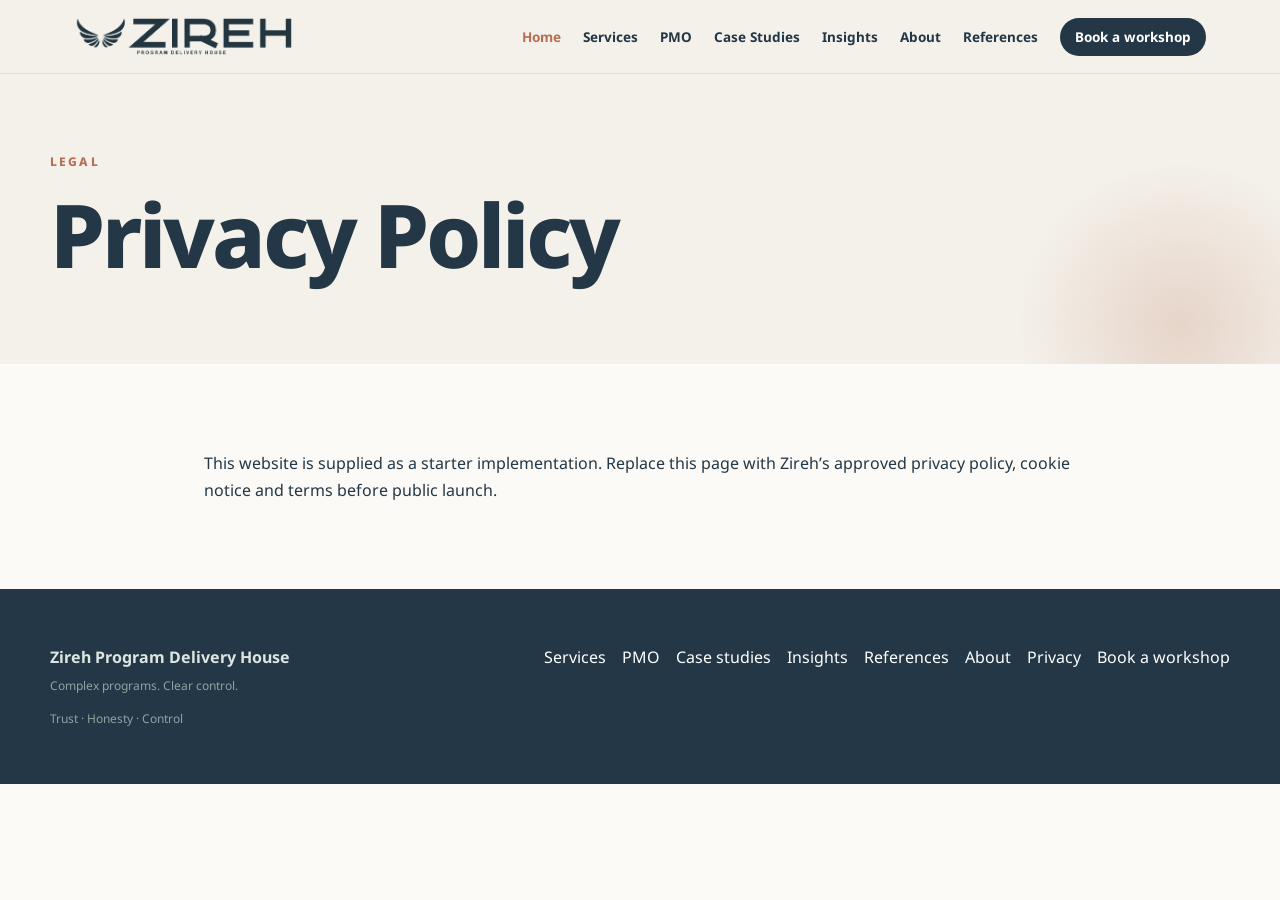
<file: privacy/index.html>
<!doctype html>
<html lang="en-AU">
<head>
  <meta charset="utf-8">
  <meta name="viewport" content="width=device-width, initial-scale=1">
  <title>Privacy Policy | Zireh</title>
  <meta name="description" content="Starter privacy page.">
  <link rel="icon" href="/assets/images/zireh-mark.svg">
  <link rel="stylesheet" href="/css/styles.css">
</head>
<body>
<header class="site-header">
  <div class="header-inner">
    <a class="brand" href="/"><img src="/assets/images/zireh-logo.png" alt="Zireh Program Delivery House"></a>
    <button class="nav-toggle" type="button" aria-expanded="false">Menu</button>
    <nav class="main-nav" aria-label="Primary">
      <ul>
      <li><a href="/" class="is-active">Home</a></li>
      <li><a href="/program-project-management/">Services</a></li>
      <li><a href="/pmo-execution-capability/">PMO</a></li>
      <li><a href="/case-studies/">Case Studies</a></li>
      <li><a href="/insights-ip/">Insights</a></li>
      <li><a href="/about/">About</a></li>
      <li><a href="/references/">References</a></li>
      <li><a href="/contact/" class="nav-cta">Book a workshop</a></li>
      </ul>
    </nav>
  </div>
</header>
<main>
<section class="page-hero">
  <div class="container">
    <p class="eyebrow">Legal</p>
    <h1>Privacy Policy</h1>
  </div>
</section>
<section class="page-content">
  <p>This website is supplied as a starter implementation. Replace this page with Zireh’s approved privacy policy, cookie notice and terms before public launch.</p>
</section>
</main>
<footer class="site-footer">
  <div class="footer-inner">
    <div>
      <strong>Zireh Program Delivery House</strong><br>
      <span class="disclaimer">Complex programs. Clear control.</span>
      <p class="disclaimer" style="margin:12px 0 0">Trust · Honesty · Control</p>
    </div>
    <div class="footer-nav">
      <a href="/program-project-management/">Services</a>
      <a href="/pmo-execution-capability/">PMO</a>
      <a href="/case-studies/">Case studies</a>
      <a href="/insights-ip/">Insights</a>
      <a href="/references/">References</a>
      <a href="/about/">About</a>
      <a href="/privacy/">Privacy</a>
      <a href="/contact/">Book a workshop</a>
    </div>
  </div>
</footer>
<script src="/js/main.js"></script>
</body>
</html>
</file>
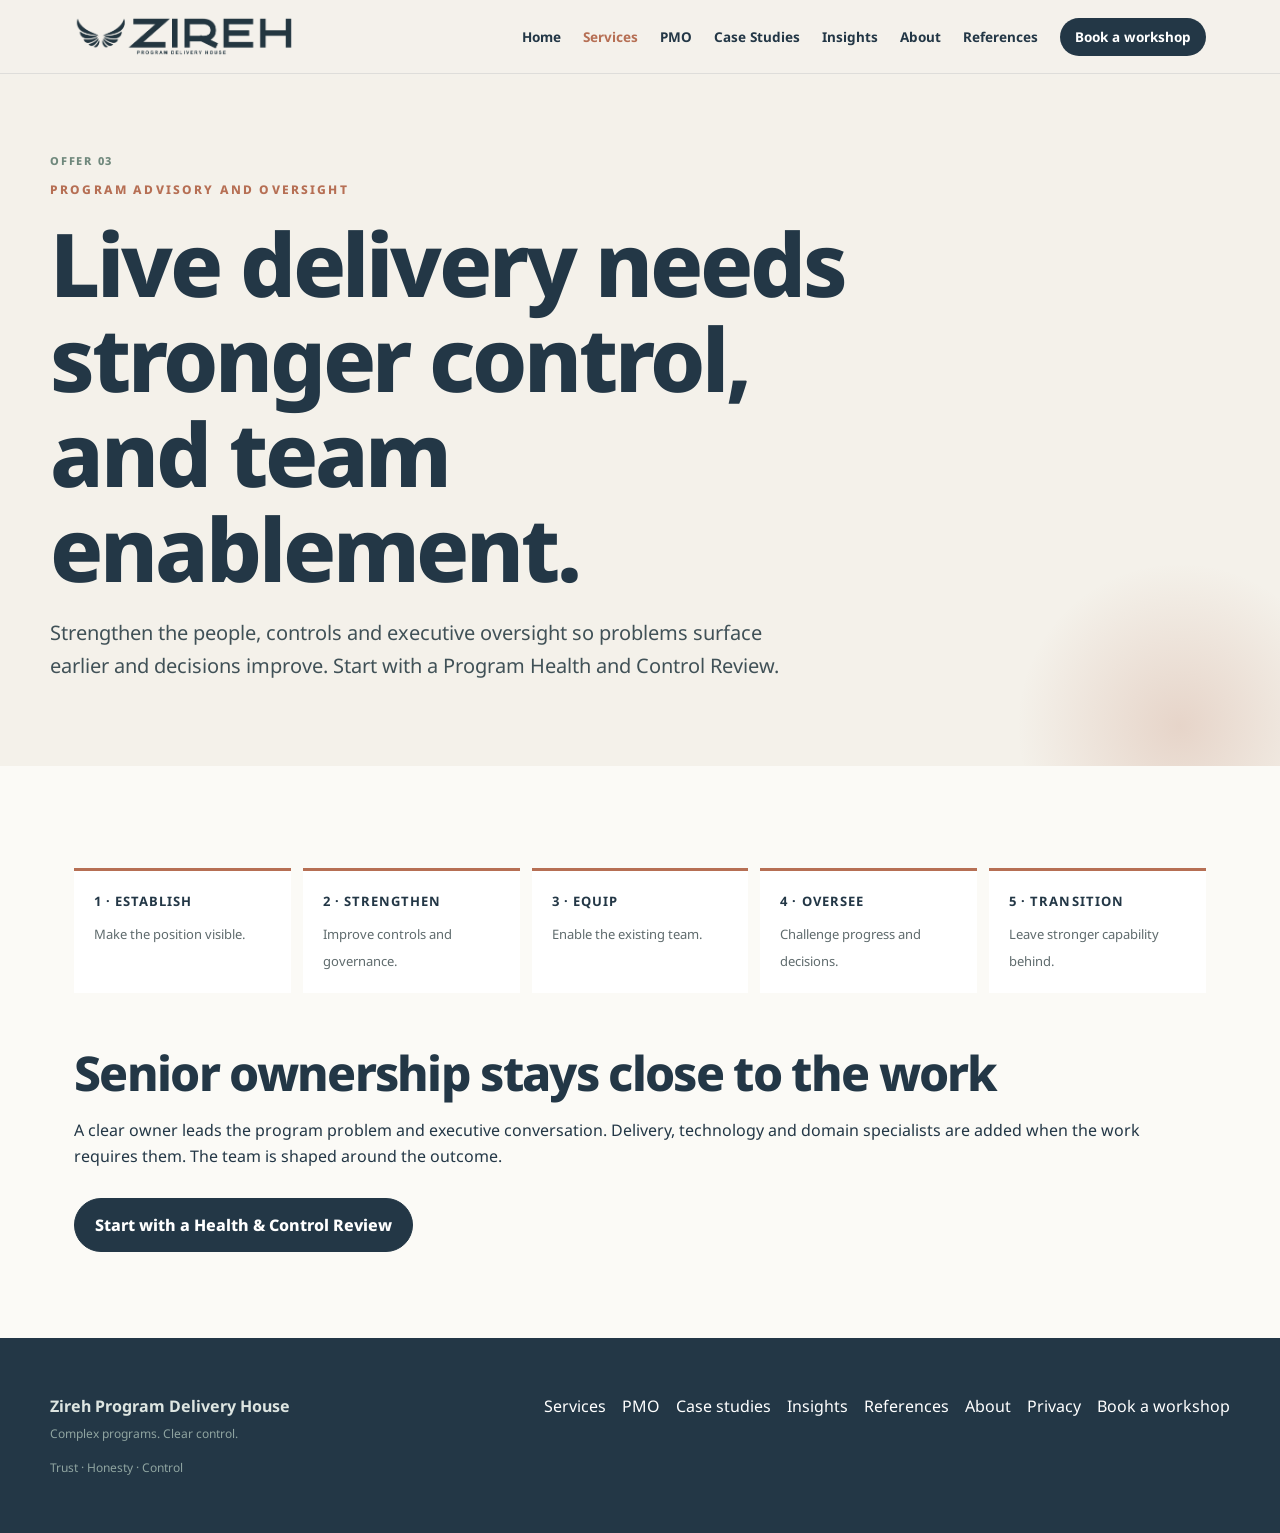
<file: program-advisory-oversight/index.html>
<!doctype html>
<html lang="en-AU">
<head>
  <meta charset="utf-8">
  <meta name="viewport" content="width=device-width, initial-scale=1">
  <title>Program Advisory and Oversight | Zireh</title>
  <meta name="description" content="Live delivery needs stronger control, and team enablement.">
  <link rel="icon" href="/assets/images/zireh-mark.svg">
  <link rel="stylesheet" href="/css/styles.css">
</head>
<body>
<header class="site-header">
  <div class="header-inner">
    <a class="brand" href="/"><img src="/assets/images/zireh-logo.png" alt="Zireh Program Delivery House"></a>
    <button class="nav-toggle" type="button" aria-expanded="false">Menu</button>
    <nav class="main-nav" aria-label="Primary">
      <ul>
      <li><a href="/">Home</a></li>
      <li><a href="/program-project-management/" class="is-active">Services</a></li>
      <li><a href="/pmo-execution-capability/">PMO</a></li>
      <li><a href="/case-studies/">Case Studies</a></li>
      <li><a href="/insights-ip/">Insights</a></li>
      <li><a href="/about/">About</a></li>
      <li><a href="/references/">References</a></li>
      <li><a href="/contact/" class="nav-cta">Book a workshop</a></li>
      </ul>
    </nav>
  </div>
</header>
<main>
<section class="page-hero">
  <div class="container">
    <p class="slide-kicker">Offer 03</p>
    <p class="eyebrow">Program Advisory and Oversight</p>
    <h1>Live delivery needs stronger control, and team enablement.</h1>
    <p class="lead">Strengthen the people, controls and executive oversight so problems surface earlier and decisions improve. Start with a Program Health and Control Review.</p>
  </div>
</section>
<section class="page-content wide">
  <div class="steps">
    <div class="step"><strong>1 · Establish</strong><span>Make the position visible.</span></div>
    <div class="step"><strong>2 · Strengthen</strong><span>Improve controls and governance.</span></div>
    <div class="step"><strong>3 · Equip</strong><span>Enable the existing team.</span></div>
    <div class="step"><strong>4 · Oversee</strong><span>Challenge progress and decisions.</span></div>
    <div class="step"><strong>5 · Transition</strong><span>Leave stronger capability behind.</span></div>
  </div>
  <h2>Senior ownership stays close to the work</h2>
  <p>A clear owner leads the program problem and executive conversation. Delivery, technology and domain specialists are added when the work requires them. The team is shaped around the outcome.</p>
  <p style="margin-top:28px"><a class="btn btn-primary" href="/contact/">Start with a Health &amp; Control Review</a></p>
</section>
</main>
<footer class="site-footer">
  <div class="footer-inner">
    <div>
      <strong>Zireh Program Delivery House</strong><br>
      <span class="disclaimer">Complex programs. Clear control.</span>
      <p class="disclaimer" style="margin:12px 0 0">Trust · Honesty · Control</p>
    </div>
    <div class="footer-nav">
      <a href="/program-project-management/">Services</a>
      <a href="/pmo-execution-capability/">PMO</a>
      <a href="/case-studies/">Case studies</a>
      <a href="/insights-ip/">Insights</a>
      <a href="/references/">References</a>
      <a href="/about/">About</a>
      <a href="/privacy/">Privacy</a>
      <a href="/contact/">Book a workshop</a>
    </div>
  </div>
</footer>
<script src="/js/main.js"></script>
</body>
</html>
</file>
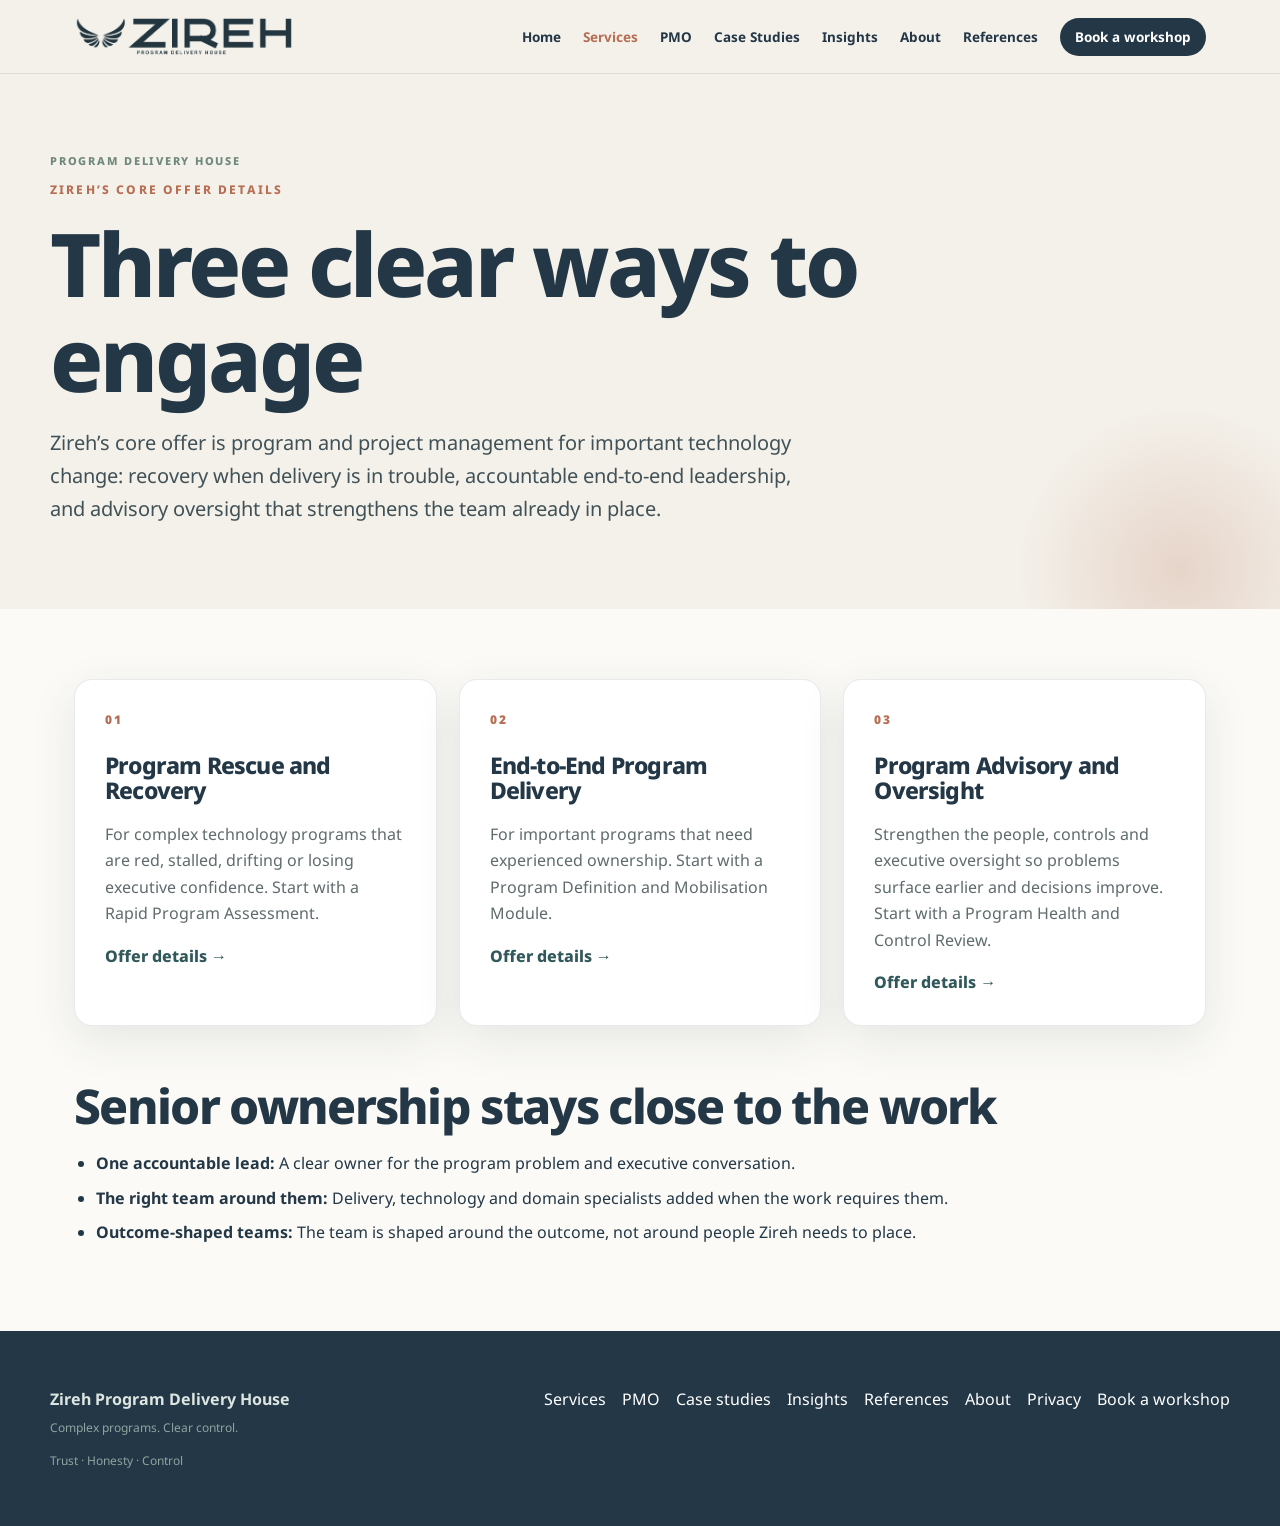
<file: program-project-management/index.html>
<!doctype html>
<html lang="en-AU">
<head>
  <meta charset="utf-8">
  <meta name="viewport" content="width=device-width, initial-scale=1">
  <title>Zireh’s Core Offer Details | Zireh</title>
  <meta name="description" content="Program Rescue, End-to-End Delivery, and Program Advisory.">
  <link rel="icon" href="/assets/images/zireh-mark.svg">
  <link rel="stylesheet" href="/css/styles.css">
</head>
<body>
<header class="site-header">
  <div class="header-inner">
    <a class="brand" href="/"><img src="/assets/images/zireh-logo.png" alt="Zireh Program Delivery House"></a>
    <button class="nav-toggle" type="button" aria-expanded="false">Menu</button>
    <nav class="main-nav" aria-label="Primary">
      <ul>
      <li><a href="/">Home</a></li>
      <li><a href="/program-project-management/" class="is-active">Services</a></li>
      <li><a href="/pmo-execution-capability/">PMO</a></li>
      <li><a href="/case-studies/">Case Studies</a></li>
      <li><a href="/insights-ip/">Insights</a></li>
      <li><a href="/about/">About</a></li>
      <li><a href="/references/">References</a></li>
      <li><a href="/contact/" class="nav-cta">Book a workshop</a></li>
      </ul>
    </nav>
  </div>
</header>
<main>

<section class="page-hero">
  <div class="container">
    <p class="slide-kicker">Program Delivery House</p>
    <p class="eyebrow">Zireh’s Core Offer Details</p>
    <h1>Three clear ways to engage</h1>
    <p class="lead">Zireh’s core offer is program and project management for important technology change: recovery when delivery is in trouble, accountable end-to-end leadership, and advisory oversight that strengthens the team already in place.</p>
  </div>
</section>
<section class="page-content wide">
  <div class="grid grid-3">
    <div class="card"><div class="number">01</div><h3>Program Rescue and Recovery</h3><p>For complex technology programs that are red, stalled, drifting or losing executive confidence. Start with a Rapid Program Assessment.</p><a href="/program-rescue-recovery/">Offer details →</a></div>
    <div class="card"><div class="number">02</div><h3>End-to-End Program Delivery</h3><p>For important programs that need experienced ownership. Start with a Program Definition and Mobilisation Module.</p><a href="/end-to-end-program-delivery/">Offer details →</a></div>
    <div class="card"><div class="number">03</div><h3>Program Advisory and Oversight</h3><p>Strengthen the people, controls and executive oversight so problems surface earlier and decisions improve. Start with a Program Health and Control Review.</p><a href="/program-advisory-oversight/">Offer details →</a></div>
  </div>
  <h2>Senior ownership stays close to the work</h2>
  <ul>
    <li><strong>One accountable lead:</strong> A clear owner for the program problem and executive conversation.</li>
    <li><strong>The right team around them:</strong> Delivery, technology and domain specialists added when the work requires them.</li>
    <li><strong>Outcome-shaped teams:</strong> The team is shaped around the outcome, not around people Zireh needs to place.</li>
  </ul>
</section>

</main>
<footer class="site-footer">
  <div class="footer-inner">
    <div>
      <strong>Zireh Program Delivery House</strong><br>
      <span class="disclaimer">Complex programs. Clear control.</span>
      <p class="disclaimer" style="margin:12px 0 0">Trust · Honesty · Control</p>
    </div>
    <div class="footer-nav">
      <a href="/program-project-management/">Services</a>
      <a href="/pmo-execution-capability/">PMO</a>
      <a href="/case-studies/">Case studies</a>
      <a href="/insights-ip/">Insights</a>
      <a href="/references/">References</a>
      <a href="/about/">About</a>
      <a href="/privacy/">Privacy</a>
      <a href="/contact/">Book a workshop</a>
    </div>
  </div>
</footer>
<script src="/js/main.js"></script>
</body>
</html>
</file>
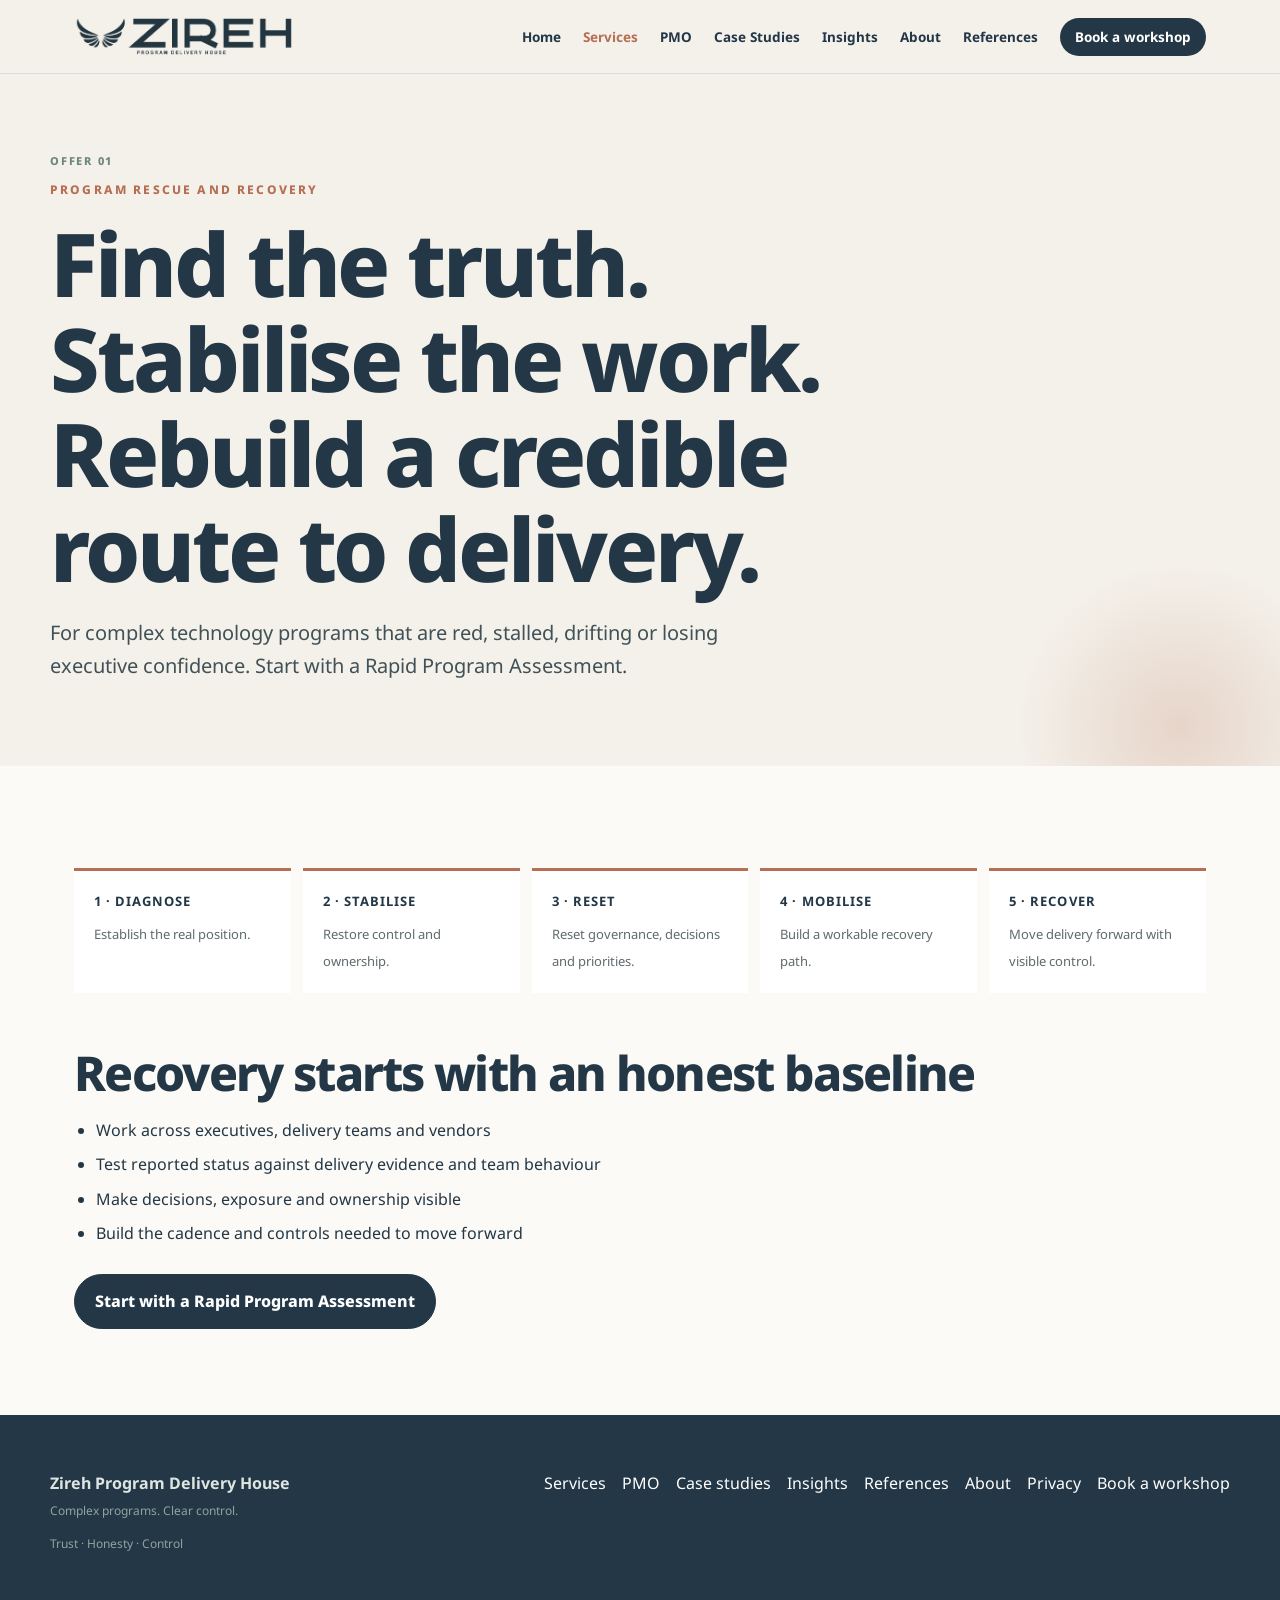
<file: program-rescue-recovery/index.html>
<!doctype html>
<html lang="en-AU">
<head>
  <meta charset="utf-8">
  <meta name="viewport" content="width=device-width, initial-scale=1">
  <title>Program Rescue and Recovery | Zireh</title>
  <meta name="description" content="Find the truth. Stabilise the work. Rebuild a credible route to delivery.">
  <link rel="icon" href="/assets/images/zireh-mark.svg">
  <link rel="stylesheet" href="/css/styles.css">
</head>
<body>
<header class="site-header">
  <div class="header-inner">
    <a class="brand" href="/"><img src="/assets/images/zireh-logo.png" alt="Zireh Program Delivery House"></a>
    <button class="nav-toggle" type="button" aria-expanded="false">Menu</button>
    <nav class="main-nav" aria-label="Primary">
      <ul>
      <li><a href="/">Home</a></li>
      <li><a href="/program-project-management/" class="is-active">Services</a></li>
      <li><a href="/pmo-execution-capability/">PMO</a></li>
      <li><a href="/case-studies/">Case Studies</a></li>
      <li><a href="/insights-ip/">Insights</a></li>
      <li><a href="/about/">About</a></li>
      <li><a href="/references/">References</a></li>
      <li><a href="/contact/" class="nav-cta">Book a workshop</a></li>
      </ul>
    </nav>
  </div>
</header>
<main>
<section class="page-hero">
  <div class="container">
    <p class="slide-kicker">Offer 01</p>
    <p class="eyebrow">Program Rescue and Recovery</p>
    <h1>Find the truth. Stabilise the work. Rebuild a credible route to delivery.</h1>
    <p class="lead">For complex technology programs that are red, stalled, drifting or losing executive confidence. Start with a Rapid Program Assessment.</p>
  </div>
</section>
<section class="page-content wide">
  <div class="steps">
    <div class="step"><strong>1 · Diagnose</strong><span>Establish the real position.</span></div>
    <div class="step"><strong>2 · Stabilise</strong><span>Restore control and ownership.</span></div>
    <div class="step"><strong>3 · Reset</strong><span>Reset governance, decisions and priorities.</span></div>
    <div class="step"><strong>4 · Mobilise</strong><span>Build a workable recovery path.</span></div>
    <div class="step"><strong>5 · Recover</strong><span>Move delivery forward with visible control.</span></div>
  </div>
  <h2>Recovery starts with an honest baseline</h2>
  <ul>
    <li>Work across executives, delivery teams and vendors</li>
    <li>Test reported status against delivery evidence and team behaviour</li>
    <li>Make decisions, exposure and ownership visible</li>
    <li>Build the cadence and controls needed to move forward</li>
  </ul>
  <p style="margin-top:28px"><a class="btn btn-primary" href="/contact/">Start with a Rapid Program Assessment</a></p>
</section>
</main>
<footer class="site-footer">
  <div class="footer-inner">
    <div>
      <strong>Zireh Program Delivery House</strong><br>
      <span class="disclaimer">Complex programs. Clear control.</span>
      <p class="disclaimer" style="margin:12px 0 0">Trust · Honesty · Control</p>
    </div>
    <div class="footer-nav">
      <a href="/program-project-management/">Services</a>
      <a href="/pmo-execution-capability/">PMO</a>
      <a href="/case-studies/">Case studies</a>
      <a href="/insights-ip/">Insights</a>
      <a href="/references/">References</a>
      <a href="/about/">About</a>
      <a href="/privacy/">Privacy</a>
      <a href="/contact/">Book a workshop</a>
    </div>
  </div>
</footer>
<script src="/js/main.js"></script>
</body>
</html>
</file>
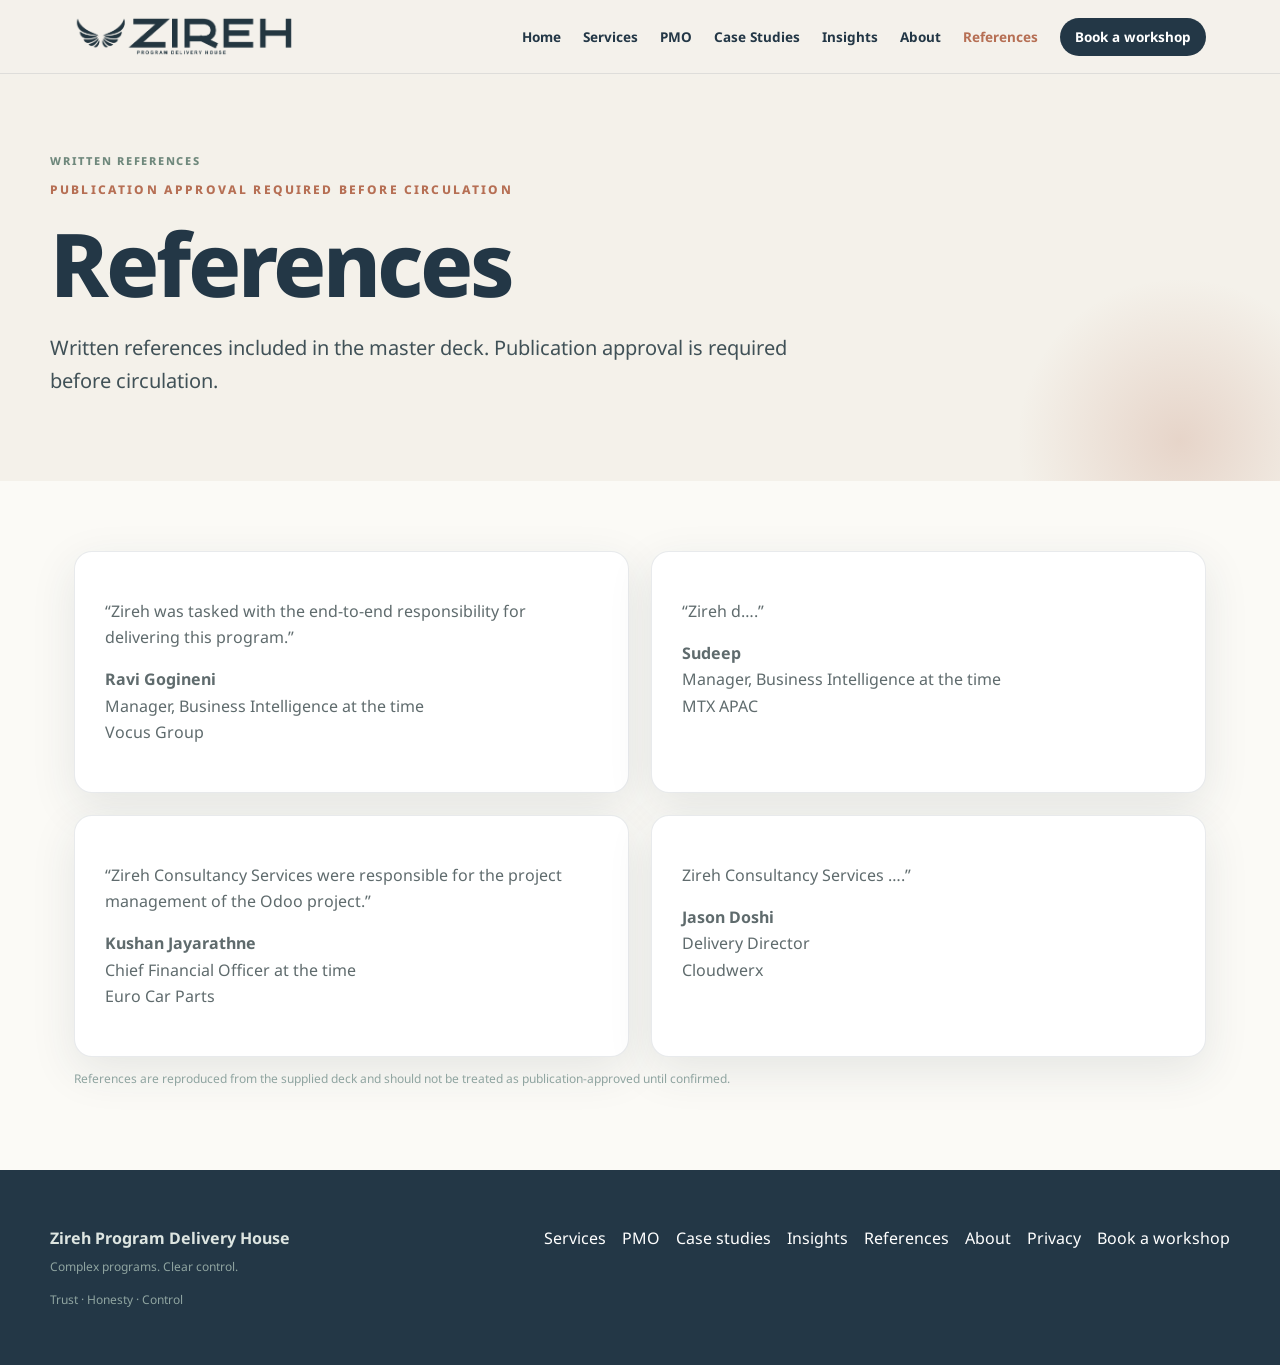
<file: references/index.html>
<!doctype html>
<html lang="en-AU">
<head>
  <meta charset="utf-8">
  <meta name="viewport" content="width=device-width, initial-scale=1">
  <title>References | Zireh</title>
  <meta name="description" content="Written references. Publication approval required before circulation.">
  <link rel="icon" href="/assets/images/zireh-mark.svg">
  <link rel="stylesheet" href="/css/styles.css">
</head>
<body>
<header class="site-header">
  <div class="header-inner">
    <a class="brand" href="/"><img src="/assets/images/zireh-logo.png" alt="Zireh Program Delivery House"></a>
    <button class="nav-toggle" type="button" aria-expanded="false">Menu</button>
    <nav class="main-nav" aria-label="Primary">
      <ul>
      <li><a href="/">Home</a></li>
      <li><a href="/program-project-management/">Services</a></li>
      <li><a href="/pmo-execution-capability/">PMO</a></li>
      <li><a href="/case-studies/">Case Studies</a></li>
      <li><a href="/insights-ip/">Insights</a></li>
      <li><a href="/about/">About</a></li>
      <li><a href="/references/" class="is-active">References</a></li>
      <li><a href="/contact/" class="nav-cta">Book a workshop</a></li>
      </ul>
    </nav>
  </div>
</header>
<main>
<section class="page-hero">
  <div class="container">
    <p class="slide-kicker">Written references</p>
    <p class="eyebrow">Publication approval required before circulation</p>
    <h1>References</h1>
    <p class="lead">Written references included in the master deck. Publication approval is required before circulation.</p>
  </div>
</section>
<section class="page-content wide">
  <div class="grid grid-2">
    <div class="card"><p>“Zireh was tasked with the end-to-end responsibility for delivering this program.”</p><p><strong>Ravi Gogineni</strong><br>Manager, Business Intelligence at the time<br>Vocus Group</p></div>
    <div class="card"><p>“Zireh d….”</p><p><strong>Sudeep</strong><br>Manager, Business Intelligence at the time<br>MTX APAC</p></div>
    <div class="card"><p>“Zireh Consultancy Services were responsible for the project management of the Odoo project.”</p><p><strong>Kushan Jayarathne</strong><br>Chief Financial Officer at the time<br>Euro Car Parts</p></div>
    <div class="card"><p>Zireh Consultancy Services ….”</p><p><strong>Jason Doshi</strong><br>Delivery Director<br>Cloudwerx</p></div>
  </div>
  <p class="disclaimer">References are reproduced from the supplied deck and should not be treated as publication-approved until confirmed.</p>
</section>
</main>
<footer class="site-footer">
  <div class="footer-inner">
    <div>
      <strong>Zireh Program Delivery House</strong><br>
      <span class="disclaimer">Complex programs. Clear control.</span>
      <p class="disclaimer" style="margin:12px 0 0">Trust · Honesty · Control</p>
    </div>
    <div class="footer-nav">
      <a href="/program-project-management/">Services</a>
      <a href="/pmo-execution-capability/">PMO</a>
      <a href="/case-studies/">Case studies</a>
      <a href="/insights-ip/">Insights</a>
      <a href="/references/">References</a>
      <a href="/about/">About</a>
      <a href="/privacy/">Privacy</a>
      <a href="/contact/">Book a workshop</a>
    </div>
  </div>
</footer>
<script src="/js/main.js"></script>
</body>
</html>
</file>
<file: css/styles.css>
@import url("https://fonts.googleapis.com/css2?family=Noto+Sans:ital,wght@0,400;0,500;0,600;0,700;0,800;0,900;1,400&display=swap");

:root {
  --navy: #233746;
  --teal: #31585a;
  --rust: #b66f54;
  --terracotta: #c98262;
  --cream: #f4f1ea;
  --sage: #6f887c;
  --mist: #dde5e1;
  --paper: #fbfaf6;
  --ink: #233746;
  --muted: #5f6b6d;
  --white: #ffffff;
  --radius: 18px;
  --shadow: 0 14px 45px rgba(35, 55, 70, 0.1);
}

* { box-sizing: border-box; }
html { scroll-behavior: smooth; }
body {
  margin: 0;
  background: var(--paper);
  color: var(--ink);
  font-family: "Noto Sans", Arial, sans-serif;
  line-height: 1.65;
}
a { color: var(--teal); text-decoration: none; }
a:hover { text-decoration: underline; }
img { max-width: 100%; height: auto; display: block; }

.site-header {
  position: sticky;
  top: 0;
  z-index: 100;
  background: rgba(244, 241, 234, 0.94);
  backdrop-filter: blur(14px);
  border-bottom: 1px solid rgba(35, 55, 70, 0.1);
}
.header-inner {
  max-width: 1180px;
  margin: auto;
  padding: 16px 24px;
  display: flex;
  align-items: center;
  justify-content: space-between;
  gap: 28px;
}
.brand img {
  width: 220px;
  height: auto;
  max-height: 52px;
  object-fit: contain;
}
.nav-toggle {
  display: none;
  background: none;
  border: 1px solid var(--navy);
  border-radius: 999px;
  padding: 8px 14px;
  font-weight: 800;
  color: var(--navy);
  cursor: pointer;
  font-family: inherit;
}
.main-nav ul {
  list-style: none;
  margin: 0;
  padding: 0;
  display: flex;
  gap: 22px;
  align-items: center;
  flex-wrap: wrap;
}
.main-nav a {
  font-size: 13.5px;
  font-weight: 700;
  color: var(--navy);
  text-decoration: none;
}
.main-nav a:hover,
.main-nav a.is-active { color: var(--rust); }
.nav-cta {
  background: var(--navy);
  color: #fff !important;
  padding: 10px 15px;
  border-radius: 999px;
}
.nav-cta:hover { background: var(--teal); text-decoration: none; }

.hero {
  position: relative;
  overflow: hidden;
  background: var(--cream);
  padding: 100px 24px 88px;
}
.hero:after {
  content: "";
  position: absolute;
  right: -120px;
  bottom: -180px;
  width: 520px;
  height: 520px;
  border-radius: 50%;
  background: radial-gradient(circle, rgba(201, 130, 98, 0.28), transparent 62%);
}
.hero-inner { max-width: 1180px; margin: auto; position: relative; z-index: 1; }
.principles {
  display: flex;
  gap: 18px;
  flex-wrap: wrap;
  font-size: 12px;
  letter-spacing: 0.2em;
  font-weight: 800;
  text-transform: uppercase;
  color: var(--teal);
  margin: 0 0 22px;
}
.eyebrow {
  font-size: 12px;
  letter-spacing: 0.18em;
  font-weight: 800;
  text-transform: uppercase;
  color: var(--rust);
  margin: 0 0 16px;
}
h1, h2, h3 { font-weight: 800; letter-spacing: -0.035em; line-height: 1.08; margin: 0 0 18px; }
h1 { font-size: clamp(48px, 7vw, 88px); max-width: 850px; }
h2 { font-size: clamp(30px, 4.4vw, 48px); }
h3 { font-size: 23px; }
.lead { font-size: 20px; max-width: 760px; color: #405157; }
.hero-actions { display: flex; gap: 12px; flex-wrap: wrap; margin-top: 30px; }

.btn {
  display: inline-flex;
  align-items: center;
  justify-content: center;
  padding: 13px 20px;
  border-radius: 999px;
  font-weight: 800;
  border: 1px solid var(--navy);
  text-decoration: none;
}
.btn:hover { text-decoration: none; opacity: 0.92; }
.btn-primary { background: var(--navy); color: #fff; }
.btn-secondary { background: transparent; color: var(--navy); }
.btn-ghost { border-color: #fff; color: #fff; }

.section { padding: 82px 24px; }
.section.alt { background: var(--mist); }
.section.cream { background: var(--cream); }
.container { max-width: 1180px; margin: auto; }

.grid { display: grid; gap: 22px; }
.grid-3 { grid-template-columns: repeat(3, 1fr); }
.grid-2 { grid-template-columns: repeat(2, 1fr); }
.card {
  background: #fff;
  border: 1px solid rgba(35, 55, 70, 0.1);
  border-radius: var(--radius);
  padding: 30px;
  box-shadow: var(--shadow);
}
.card .number {
  font-size: 12px;
  font-weight: 900;
  letter-spacing: 0.18em;
  color: var(--rust);
  margin-bottom: 24px;
}
.card p { color: var(--muted); }
.card a { font-weight: 800; }

.pill {
  display: inline-block;
  background: var(--cream);
  border-radius: 999px;
  padding: 7px 11px;
  font-size: 12px;
  font-weight: 800;
  color: var(--teal);
  margin: 3px;
}

.callout {
  background: var(--navy);
  color: #fff;
  border-radius: 26px;
  padding: 44px;
}
.callout h2, .callout h3 { color: #fff; }
.callout p { color: #e8efea; }
.callout .eyebrow { color: var(--terracotta); }

.stateline {
  display: flex;
  gap: 14px;
  flex-wrap: wrap;
  font-size: 12px;
  letter-spacing: 0.14em;
  font-weight: 900;
  color: var(--rust);
  text-transform: uppercase;
}

.steps { display: grid; grid-template-columns: repeat(5, 1fr); gap: 12px; margin-top: 32px; }
.steps-3 { grid-template-columns: repeat(3, 1fr); }
.step { padding: 20px; border-top: 3px solid var(--rust); background: #fff; }
.step strong { display: block; font-size: 13px; text-transform: uppercase; letter-spacing: 0.08em; margin-bottom: 8px; }
.step span { font-size: 13px; color: var(--muted); }

.quote { font-size: 30px; line-height: 1.25; font-weight: 700; color: var(--navy); max-width: 850px; }

.page-hero { padding: 78px 24px 64px; background: var(--cream); position: relative; overflow: hidden; }
.page-hero:after {
  content: "";
  position: absolute;
  right: -80px;
  bottom: -140px;
  width: 360px;
  height: 360px;
  border-radius: 50%;
  background: radial-gradient(circle, rgba(182, 111, 84, 0.22), transparent 64%);
}
.page-content { max-width: 920px; margin: auto; padding: 70px 24px; }
.page-content.wide { max-width: 1180px; }
.page-content h2 { margin-top: 54px; }
.page-content ul { padding-left: 22px; }
.page-content li { margin-bottom: 8px; }

.site-footer { background: var(--navy); color: #dde5e1; padding: 55px 24px; }
.footer-inner {
  max-width: 1180px;
  margin: auto;
  display: flex;
  justify-content: space-between;
  gap: 30px;
  flex-wrap: wrap;
}
.footer-inner a { color: #fff; }
.footer-nav { display: flex; gap: 16px; flex-wrap: wrap; }
.disclaimer { font-size: 12px; color: #8fa4a0; }
.case-label { font-size: 11px; letter-spacing: 0.15em; text-transform: uppercase; font-weight: 900; color: var(--rust); }

.person { display: grid; grid-template-columns: minmax(240px, 360px) 1fr; gap: 48px; align-items: start; }
.person-photo {
  margin: 0;
  background: transparent;
  border-radius: 50%;
  overflow: hidden;
  box-shadow: var(--shadow);
  border: 6px solid #fff;
  aspect-ratio: 1;
}
.person-photo img {
  width: 100%;
  height: 100%;
  display: block;
  object-fit: cover;
  object-position: center 18%;
  border-radius: 50%;
  background: transparent;
}
.form-note { padding: 22px; background: var(--cream); border-left: 4px solid var(--rust); }

.contact-grid { display: grid; grid-template-columns: 1.1fr 0.9fr; gap: 28px; }
.contact-form label { display: block; font-size: 13px; font-weight: 800; margin: 14px 0 6px; }
.contact-form input,
.contact-form textarea,
.contact-form select {
  width: 100%;
  border: 1px solid rgba(35, 55, 70, 0.18);
  border-radius: 12px;
  padding: 12px 14px;
  font: inherit;
  background: #fff;
  color: var(--ink);
}
.contact-form textarea { min-height: 140px; resize: vertical; }
.form-success { display: none; background: var(--mist); border-radius: 16px; padding: 18px; margin-top: 16px; }

.where-list { display: grid; gap: 14px; }
.where-item {
  background: #fff;
  border-radius: 16px;
  padding: 22px 24px;
  border: 1px solid rgba(35, 55, 70, 0.08);
}
.where-item strong { display: block; color: var(--rust); font-size: 12px; letter-spacing: 0.12em; text-transform: uppercase; margin-bottom: 6px; }
.where-item a { font-weight: 800; display: inline-block; margin-top: 8px; }
.slide-kicker { font-size: 11px; letter-spacing: 0.16em; text-transform: uppercase; font-weight: 800; color: var(--sage); margin: 0 0 10px; }
.draft-banner {
  display: inline-block;
  background: var(--rust);
  color: #fff;
  font-size: 11px;
  font-weight: 900;
  letter-spacing: 0.16em;
  text-transform: uppercase;
  padding: 7px 12px;
  border-radius: 999px;
  margin: 8px 8px 0 0;
}

@media (max-width: 900px) {
  .nav-toggle { display: inline-flex; }
  .main-nav { display: none; width: 100%; }
  .main-nav.open { display: block; }
  .header-inner { flex-wrap: wrap; }
  .main-nav ul { flex-direction: column; align-items: flex-start; gap: 12px; padding: 8px 0 6px; }
  .grid-3, .grid-2, .contact-grid { grid-template-columns: 1fr; }
  .steps, .steps-3 { grid-template-columns: 1fr 1fr; }
  .person { grid-template-columns: 1fr; }
}
@media (max-width: 560px) {
  .hero { padding-top: 70px; }
  .section { padding: 60px 18px; }
  .hero h1 { font-size: 48px; }
  .steps, .steps-3 { grid-template-columns: 1fr; }
  .callout { padding: 30px; }
  .brand img { width: 150px; }
}
</file>
